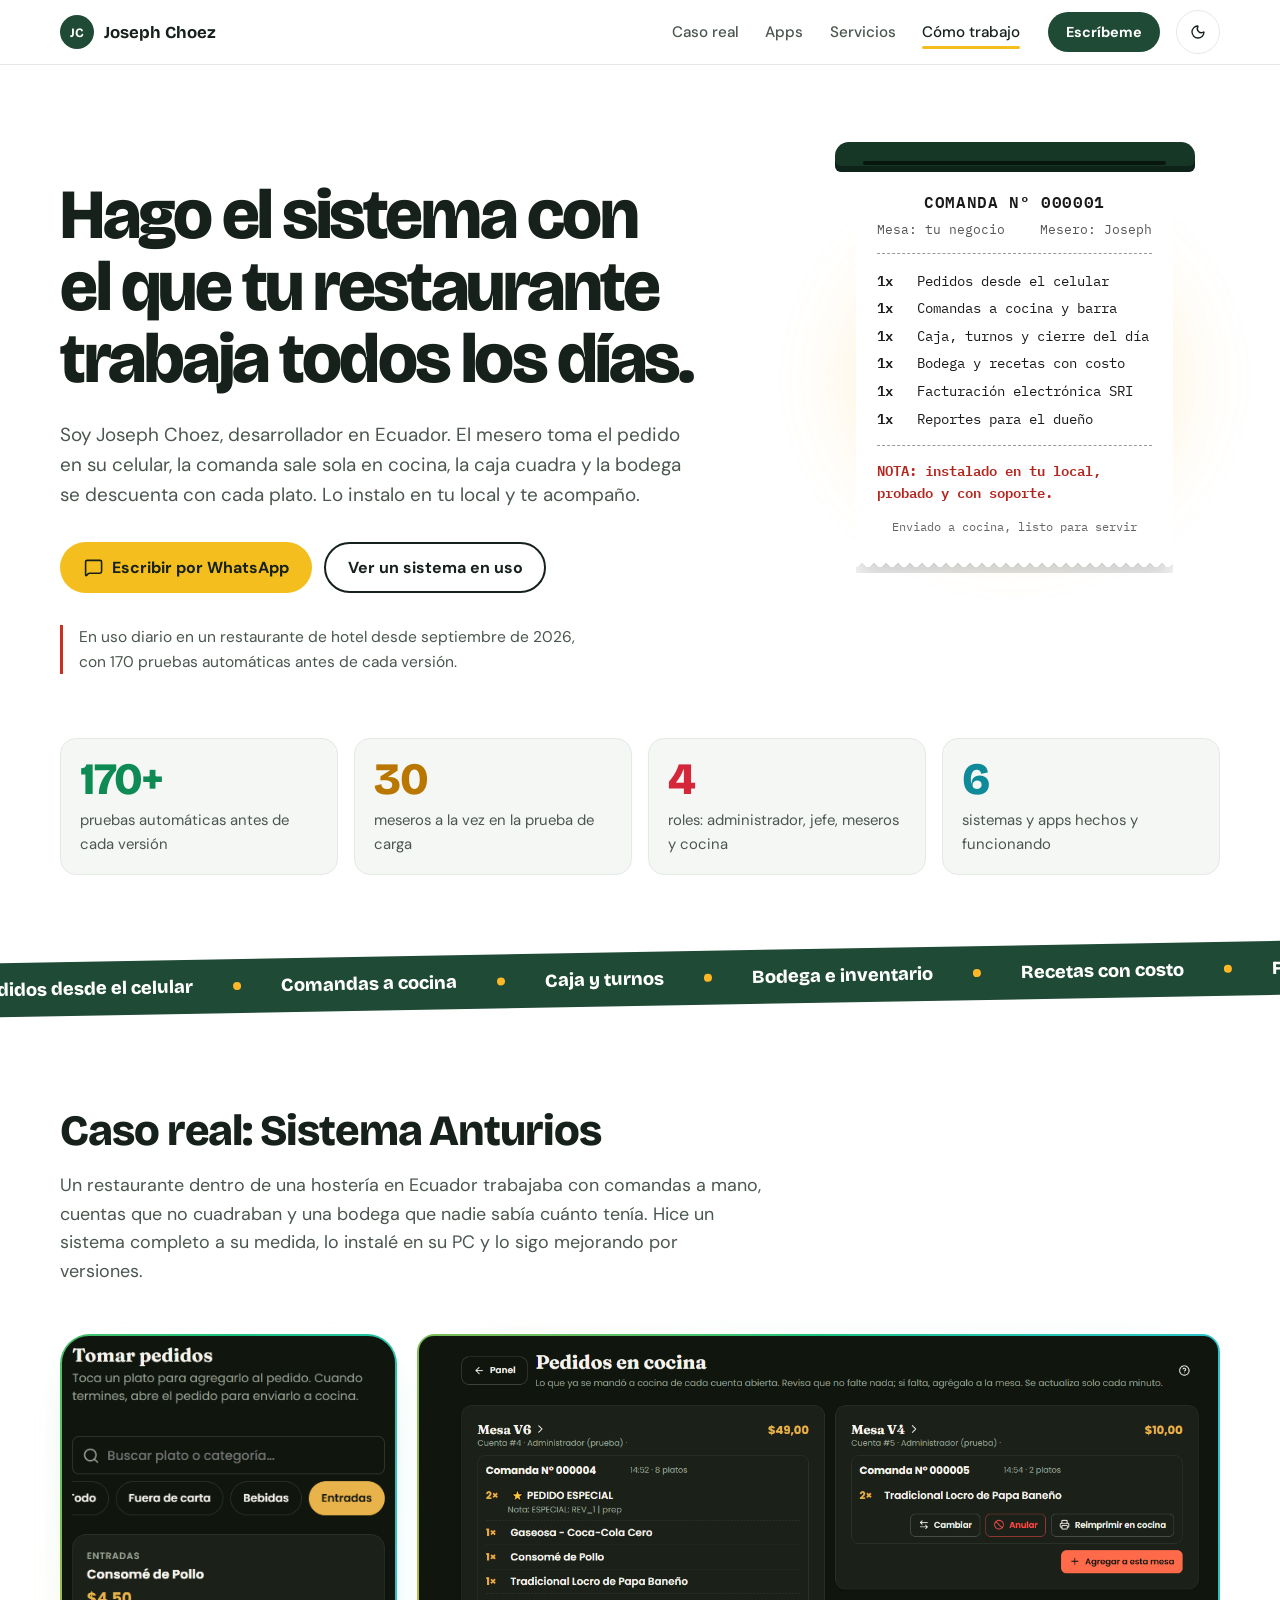
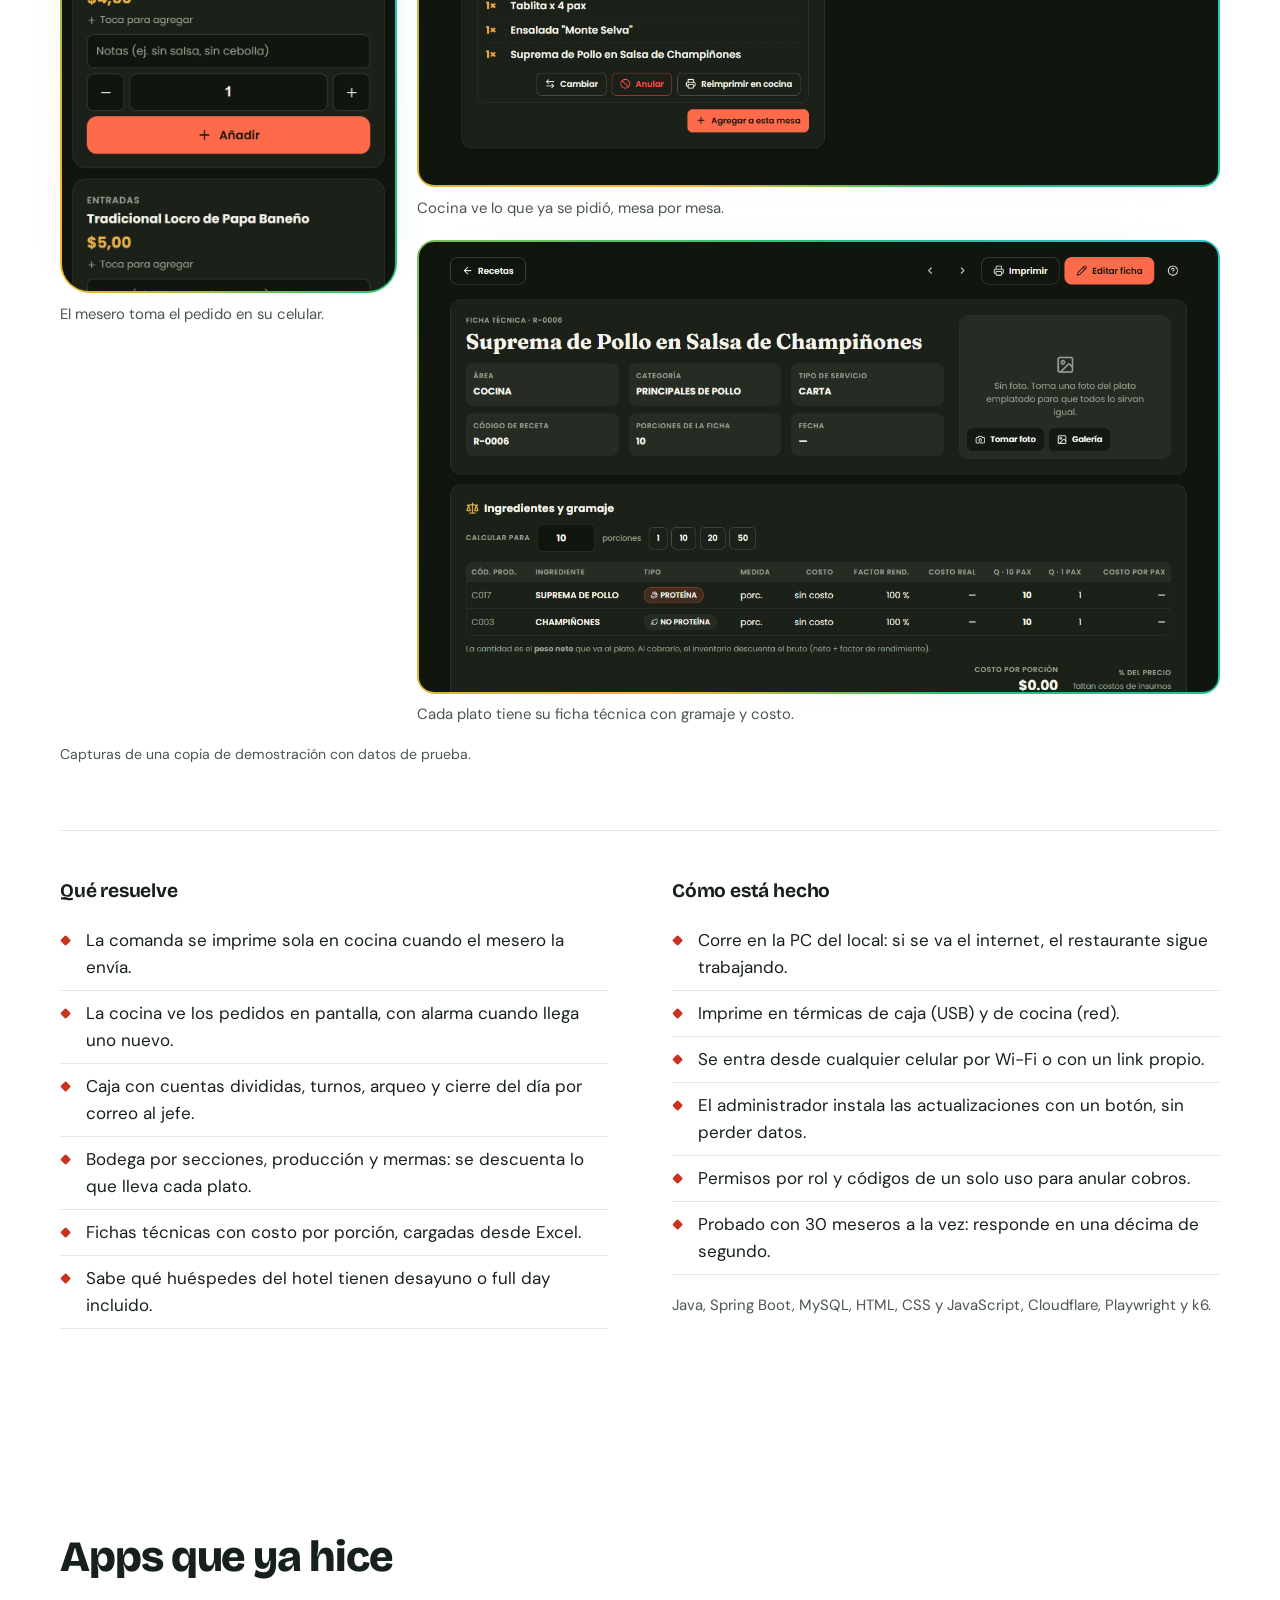
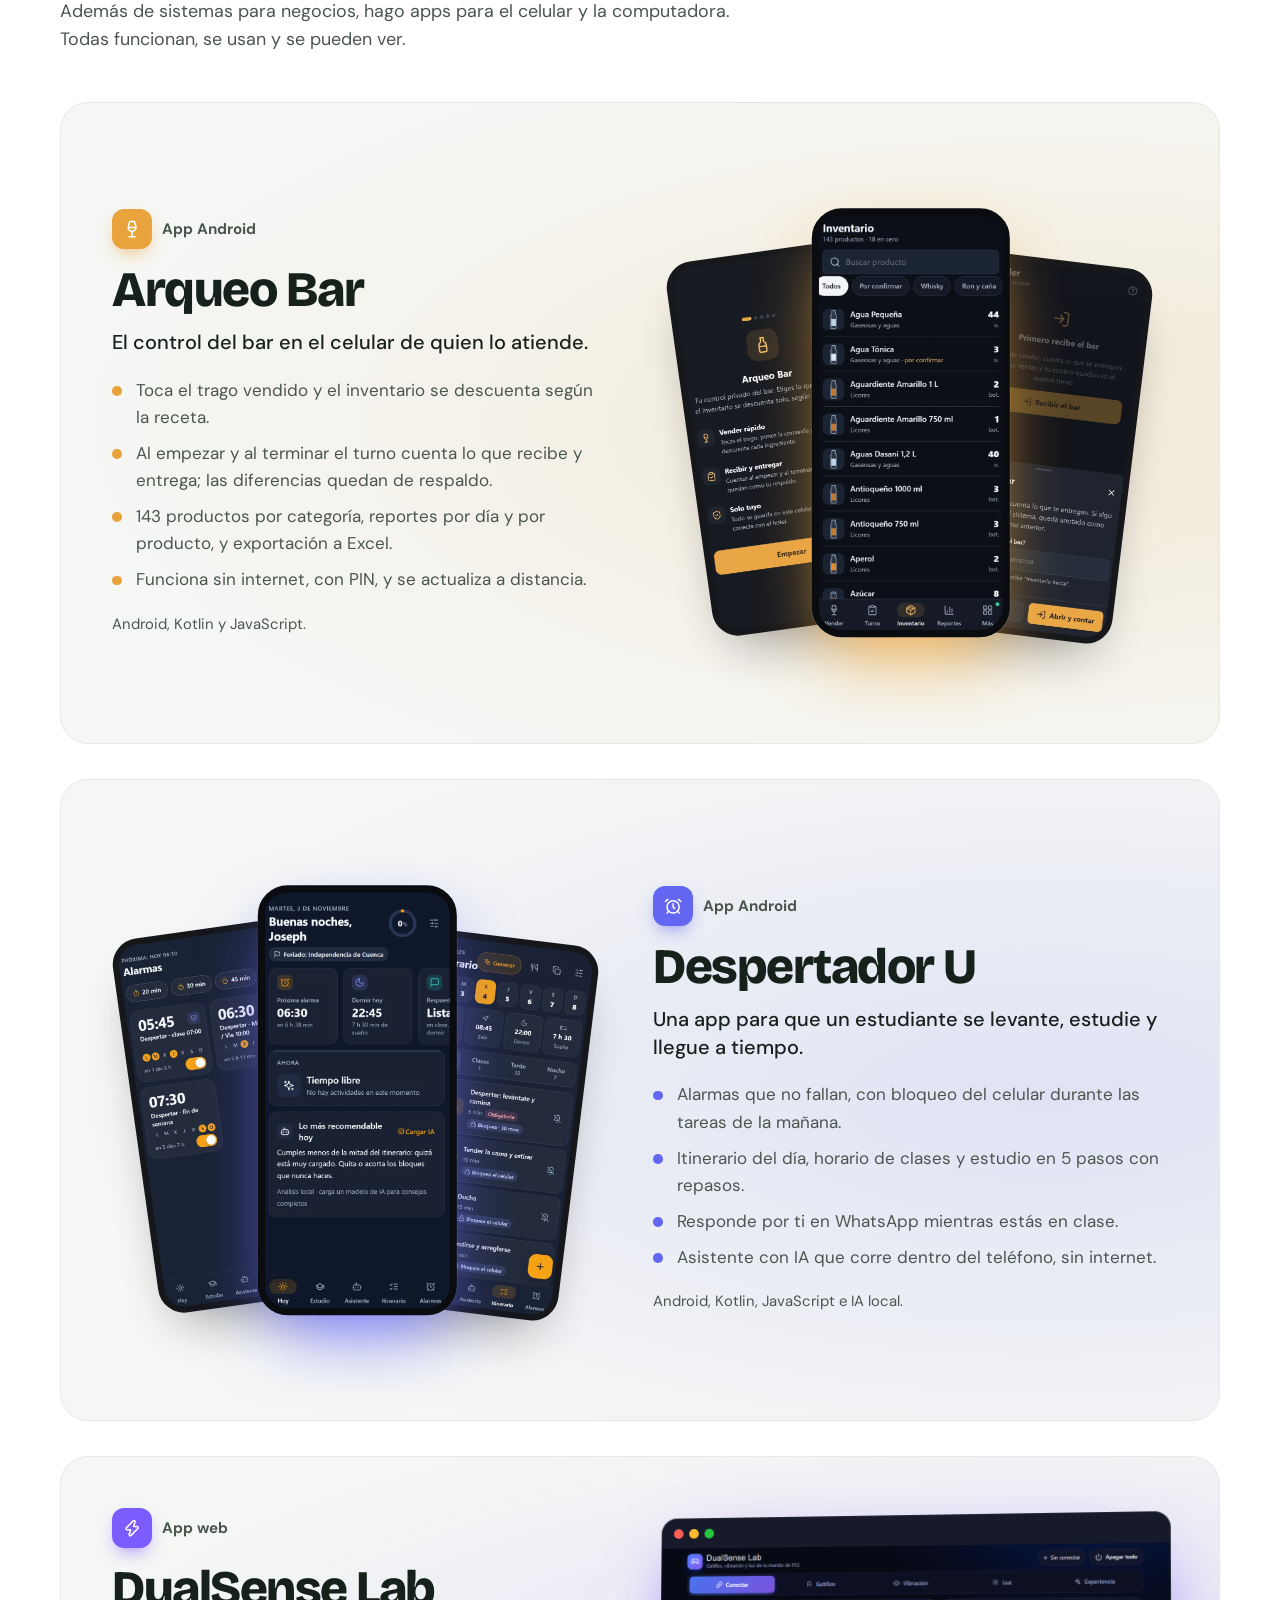
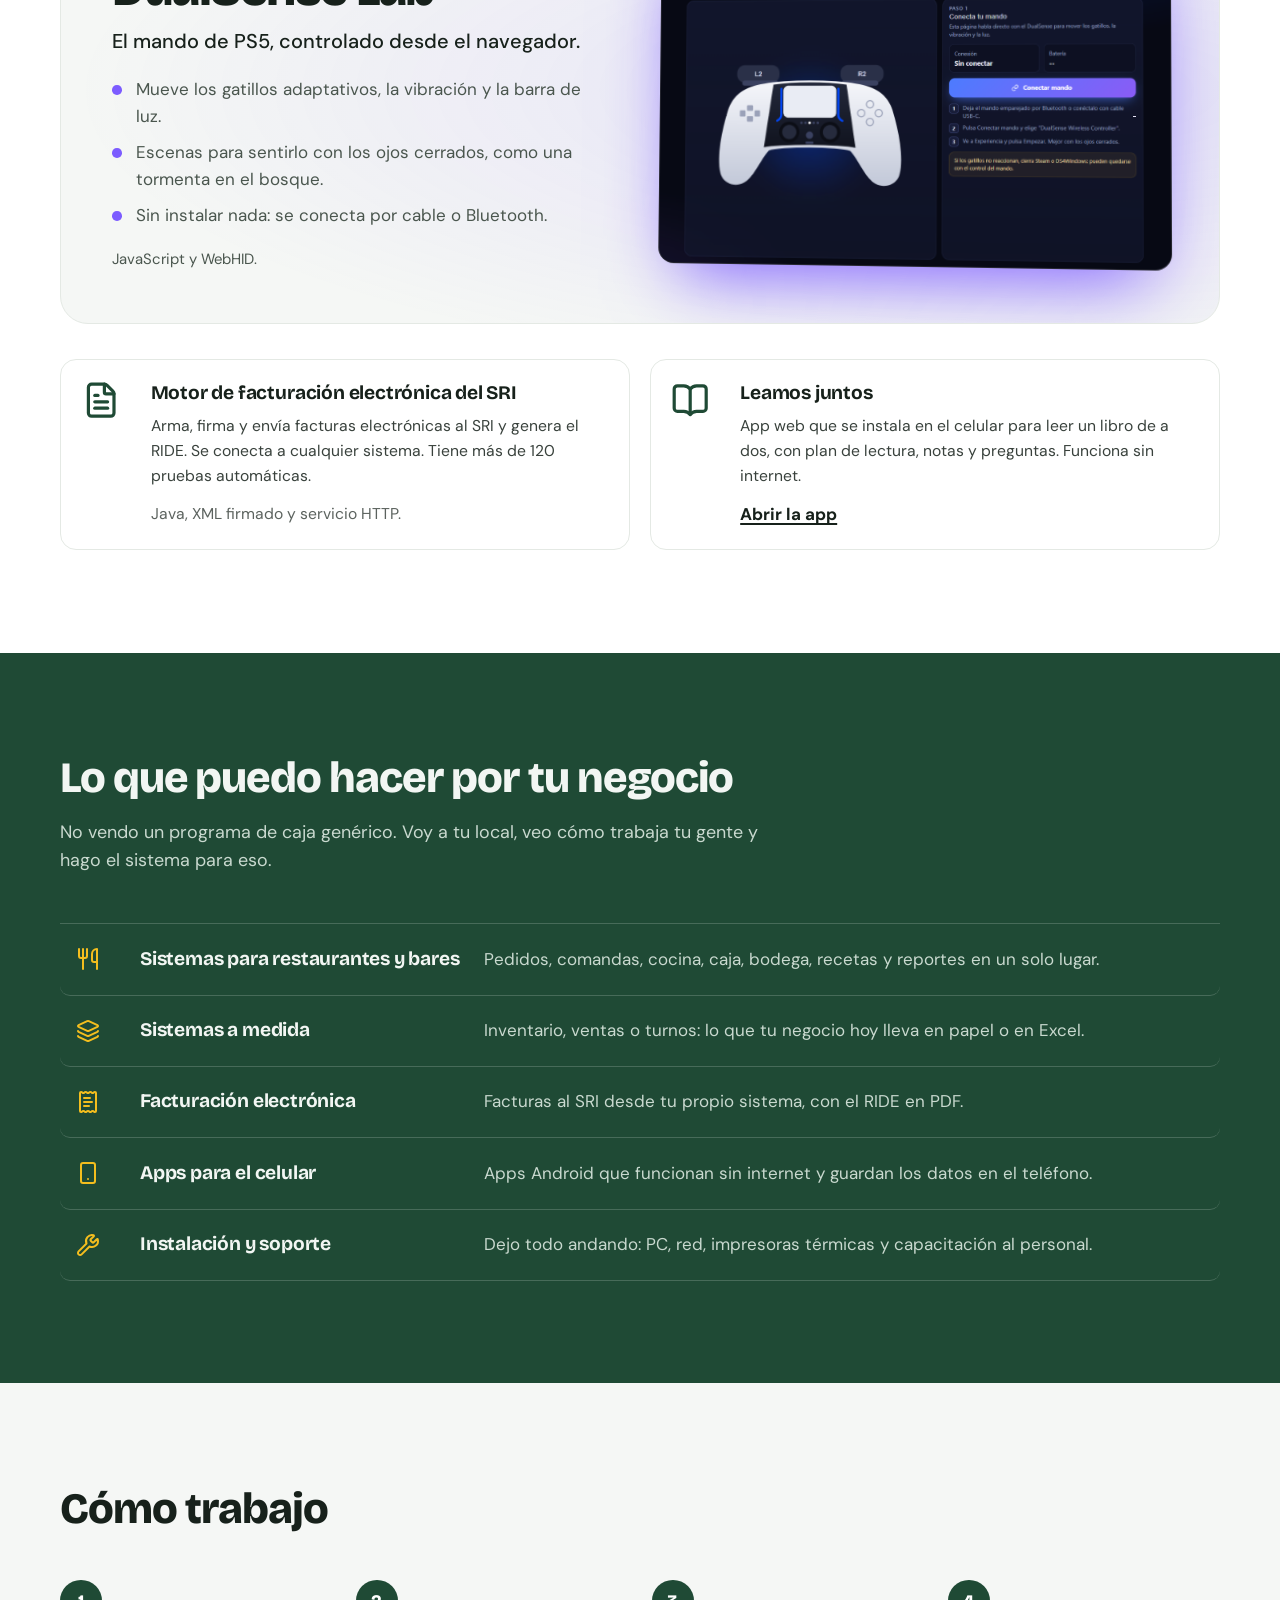
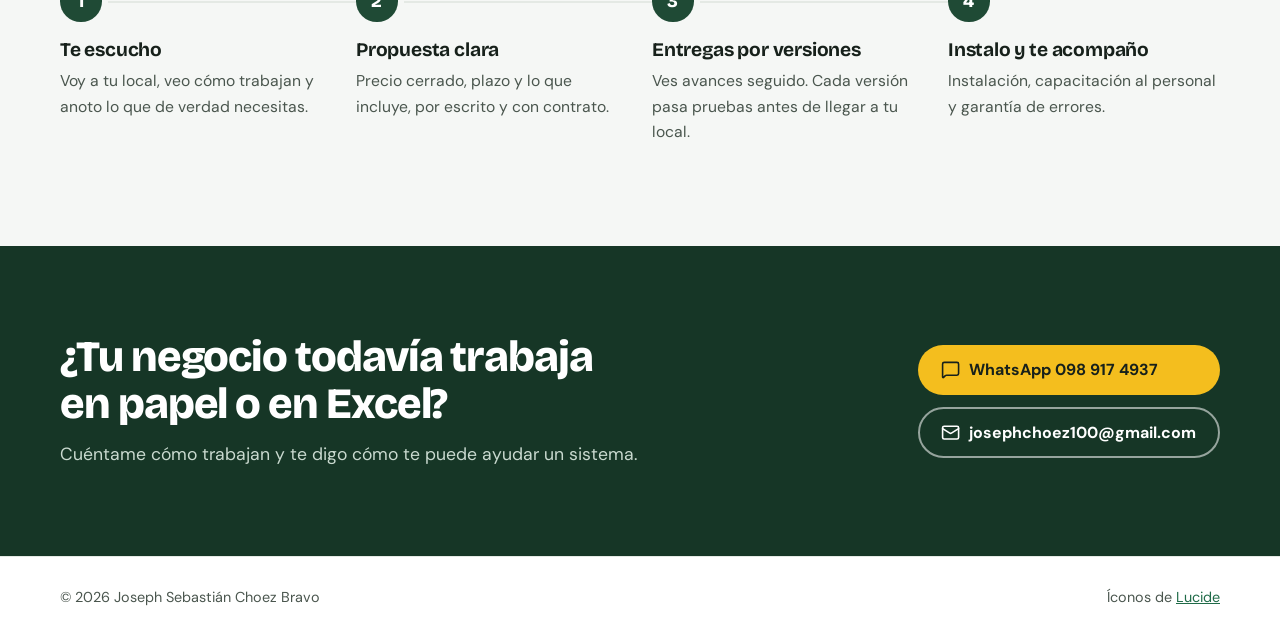
<file: index.html>
<!DOCTYPE html>
<html lang="es">
<head>
<meta charset="utf-8">
<meta name="viewport" content="width=device-width, initial-scale=1">
<title>Joseph Choez — Sistemas a medida para restaurantes, hoteles y negocios</title>
<meta name="description" content="Hago sistemas a medida en Ecuador: pedidos desde el celular, comandas que salen solas en cocina, caja, inventario, recetas con costos y facturación electrónica del SRI.">
<meta property="og:title" content="Joseph Choez — Sistemas a medida para restaurantes y hoteles">
<meta property="og:description" content="Pedidos desde el celular, comandas a cocina, caja, inventario y facturación electrónica. Un sistema real, en uso todos los días.">
<meta property="og:type" content="website">
<meta property="og:image" content="https://joseph7514.github.io/img/panel.png">
<meta name="theme-color" content="#1f4a35">
<link rel="icon" href="img/favicon.svg" type="image/svg+xml">
<link rel="preconnect" href="https://fonts.googleapis.com">
<link rel="preconnect" href="https://fonts.gstatic.com" crossorigin>
<link href="https://fonts.googleapis.com/css2?family=Bricolage+Grotesque:opsz,wght@12..96,500;12..96,700;12..96,800&family=DM+Sans:opsz,wght@9..40,400;9..40,500;9..40,700&family=IBM+Plex+Mono:wght@400;600&display=swap" rel="stylesheet">
<link rel="stylesheet" href="css/estilo.css">
<script>
  (function () {
    var t = localStorage.getItem('tema');
    if (!t) t = 'claro';
    document.documentElement.dataset.tema = t;
  })();
</script>
</head>
<body>
<svg xmlns="http://www.w3.org/2000/svg" style="display:none">
<symbol id="i-utensils" viewBox="0 0 24 24"><path d="M3 2v7c0 1.1.9 2 2 2h4a2 2 0 0 0 2-2V2" /> <path d="M7 2v20" /> <path d="M21 15V2a5 5 0 0 0-5 5v6c0 1.1.9 2 2 2h3Zm0 0v7" /></symbol>
<symbol id="i-chef-hat" viewBox="0 0 24 24"><path d="M17 21a1 1 0 0 0 1-1v-5.35c0-.457.316-.844.727-1.041a4 4 0 0 0-2.134-7.589 5 5 0 0 0-9.186 0 4 4 0 0 0-2.134 7.588c.411.198.727.585.727 1.041V20a1 1 0 0 0 1 1Z" /> <path d="M6 17h12" /></symbol>
<symbol id="i-receipt-text" viewBox="0 0 24 24"><path d="M13 16H8" /> <path d="M14 8H8" /> <path d="M16 12H8" /> <path d="M4 3a1 1 0 0 1 1-1 1.3 1.3 0 0 1 .7.2l.933.6a1.3 1.3 0 0 0 1.4 0l.934-.6a1.3 1.3 0 0 1 1.4 0l.933.6a1.3 1.3 0 0 0 1.4 0l.933-.6a1.3 1.3 0 0 1 1.4 0l.934.6a1.3 1.3 0 0 0 1.4 0l.933-.6A1.3 1.3 0 0 1 19 2a1 1 0 0 1 1 1v18a1 1 0 0 1-1 1 1.3 1.3 0 0 1-.7-.2l-.933-.6a1.3 1.3 0 0 0-1.4 0l-.934.6a1.3 1.3 0 0 1-1.4 0l-.933-.6a1.3 1.3 0 0 0-1.4 0l-.933.6a1.3 1.3 0 0 1-1.4 0l-.934-.6a1.3 1.3 0 0 0-1.4 0l-.933.6a1.3 1.3 0 0 1-.7.2 1 1 0 0 1-1-1z" /></symbol>
<symbol id="i-package" viewBox="0 0 24 24"><path d="M11 21.73a2 2 0 0 0 2 0l7-4A2 2 0 0 0 21 16V8a2 2 0 0 0-1-1.73l-7-4a2 2 0 0 0-2 0l-7 4A2 2 0 0 0 3 8v8a2 2 0 0 0 1 1.73z" /> <path d="M12 22V12" /> <polyline points="3.29 7 12 12 20.71 7" /> <path d="m7.5 4.27 9 5.15" /></symbol>
<symbol id="i-chart-column" viewBox="0 0 24 24"><path d="M3 3v16a2 2 0 0 0 2 2h16" /> <path d="M18 17V9" /> <path d="M13 17V5" /> <path d="M8 17v-3" /></symbol>
<symbol id="i-smartphone" viewBox="0 0 24 24"><rect width="14" height="20" x="5" y="2" rx="2" ry="2" /> <path d="M12 18h.01" /></symbol>
<symbol id="i-printer" viewBox="0 0 24 24"><path d="M6 18H4a2 2 0 0 1-2-2v-5a2 2 0 0 1 2-2h16a2 2 0 0 1 2 2v5a2 2 0 0 1-2 2h-2" /> <path d="M6 9V3a1 1 0 0 1 1-1h10a1 1 0 0 1 1 1v6" /> <rect x="6" y="14" width="12" height="8" rx="1" /></symbol>
<symbol id="i-shield-check" viewBox="0 0 24 24"><path d="M20 13c0 5-3.5 7.5-7.66 8.95a1 1 0 0 1-.67-.01C7.5 20.5 4 18 4 13V6a1 1 0 0 1 1-1c2 0 4.5-1.2 6.24-2.72a1.17 1.17 0 0 1 1.52 0C14.51 3.81 17 5 19 5a1 1 0 0 1 1 1z" /> <path d="m9 12 2 2 4-4" /></symbol>
<symbol id="i-message-square" viewBox="0 0 24 24"><path d="M22 17a2 2 0 0 1-2 2H6.828a2 2 0 0 0-1.414.586l-2.202 2.202A.71.71 0 0 1 2 21.286V5a2 2 0 0 1 2-2h16a2 2 0 0 1 2 2z" /></symbol>
<symbol id="i-mail" viewBox="0 0 24 24"><path d="m22 7-8.991 5.727a2 2 0 0 1-2.009 0L2 7" /> <rect x="2" y="4" width="20" height="16" rx="2" /></symbol>
<symbol id="i-sun" viewBox="0 0 24 24"><circle cx="12" cy="12" r="4" /> <path d="M12 2v2" /> <path d="M12 20v2" /> <path d="m4.93 4.93 1.41 1.41" /> <path d="m17.66 17.66 1.41 1.41" /> <path d="M2 12h2" /> <path d="M20 12h2" /> <path d="m6.34 17.66-1.41 1.41" /> <path d="m19.07 4.93-1.41 1.41" /></symbol>
<symbol id="i-moon" viewBox="0 0 24 24"><path d="M20.985 12.486a9 9 0 1 1-9.473-9.472c.405-.022.617.46.402.803a6 6 0 0 0 8.268 8.268c.344-.215.825-.004.803.401" /></symbol>
<symbol id="i-arrow-right" viewBox="0 0 24 24"><path d="M5 12h14" /> <path d="m12 5 7 7-7 7" /></symbol>
<symbol id="i-check" viewBox="0 0 24 24"><path d="M20 6 9 17l-5-5" /></symbol>
<symbol id="i-hotel" viewBox="0 0 24 24"><path d="M10 22v-6.57" /> <path d="M12 11h.01" /> <path d="M12 7h.01" /> <path d="M14 15.43V22" /> <path d="M15 16a5 5 0 0 0-6 0" /> <path d="M16 11h.01" /> <path d="M16 7h.01" /> <path d="M8 11h.01" /> <path d="M8 7h.01" /> <rect x="4" y="2" width="16" height="20" rx="2" /></symbol>
<symbol id="i-bed-double" viewBox="0 0 24 24"><path d="M2 20v-8a2 2 0 0 1 2-2h16a2 2 0 0 1 2 2v8" /> <path d="M4 10V6a2 2 0 0 1 2-2h12a2 2 0 0 1 2 2v4" /> <path d="M12 4v6" /> <path d="M2 18h20" /></symbol>
<symbol id="i-cloud-download" viewBox="0 0 24 24"><path d="M12 13v8l-4-4" /> <path d="m12 21 4-4" /> <path d="M4.393 15.269A7 7 0 1 1 15.71 8h1.79a4.5 4.5 0 0 1 2.436 8.284" /></symbol>
<symbol id="i-wrench" viewBox="0 0 24 24"><path d="M14.7 6.3a1 1 0 0 0 0 1.4l1.6 1.6a1 1 0 0 0 1.4 0l3.106-3.105c.32-.322.863-.22.983.218a6 6 0 0 1-8.259 7.057l-7.91 7.91a1 1 0 0 1-2.999-3l7.91-7.91a6 6 0 0 1 7.057-8.259c.438.12.54.662.219.984z" /></symbol>
<symbol id="i-file-text" viewBox="0 0 24 24"><path d="M6 22a2 2 0 0 1-2-2V4a2 2 0 0 1 2-2h8a2.4 2.4 0 0 1 1.704.706l3.588 3.588A2.4 2.4 0 0 1 20 8v12a2 2 0 0 1-2 2z" /> <path d="M14 2v5a1 1 0 0 0 1 1h5" /> <path d="M10 9H8" /> <path d="M16 13H8" /> <path d="M16 17H8" /></symbol>
<symbol id="i-gauge" viewBox="0 0 24 24"><path d="m12 14 4-4" /> <path d="M3.34 19a10 10 0 1 1 17.32 0" /></symbol>
<symbol id="i-users" viewBox="0 0 24 24"><path d="M16 21v-2a4 4 0 0 0-4-4H6a4 4 0 0 0-4 4v2" /> <path d="M16 3.128a4 4 0 0 1 0 7.744" /> <path d="M22 21v-2a4 4 0 0 0-3-3.87" /> <circle cx="9" cy="7" r="4" /></symbol>
<symbol id="i-book-open" viewBox="0 0 24 24"><path d="M12 5v16" /> <path d="M20.001 19A2 2 0 0022 17V5a2 2 0 00-1.999-2L16 3.002A5 5 0 0012 5a5 5 0 00-4-2H4a2 2 0 00-2 2v12a2 2 0 001.999 2H8a5 5 0 014 2 5 5 0 014-2z" /></symbol>
<symbol id="i-server" viewBox="0 0 24 24"><rect width="20" height="8" x="2" y="2" rx="2" ry="2" /> <rect width="20" height="8" x="2" y="14" rx="2" ry="2" /> <line x1="6" x2="6.01" y1="6" y2="6" /> <line x1="6" x2="6.01" y1="18" y2="18" /></symbol>
<symbol id="i-handshake" viewBox="0 0 24 24"><path d="m11 17 2 2a1 1 0 1 0 3-3" /> <path d="m14 14 2.5 2.5a1 1 0 1 0 3-3l-3.88-3.88a3 3 0 0 0-4.24 0l-.88.88a1 1 0 1 1-3-3l2.81-2.81a5.79 5.79 0 0 1 7.06-.87l.47.28a2 2 0 0 0 1.42.25L21 4" /> <path d="m21 3 1 11h-2" /> <path d="M3 3 2 14l6.5 6.5a1 1 0 1 0 3-3" /> <path d="M3 4h8" /></symbol>
<symbol id="i-map-pin" viewBox="0 0 24 24"><path d="M20 10c0 4.993-5.539 10.193-7.399 11.799a1 1 0 0 1-1.202 0C9.539 20.193 4 14.993 4 10a8 8 0 0 1 16 0" /> <circle cx="12" cy="10" r="3" /></symbol>
<symbol id="i-rocket" viewBox="0 0 24 24"><path d="M12 15v5s3.03-.55 4-2c1.08-1.62 0-5 0-5" /> <path d="M4.5 16.5c-1.5 1.26-2 5-2 5s3.74-.5 5-2c.71-.84.7-2.13-.09-2.91a2.18 2.18 0 0 0-2.91-.09" /> <path d="M9 12a22 22 0 0 1 2-3.95A12.88 12.88 0 0 1 22 2c0 2.72-.78 7.5-6 11a22.4 22.4 0 0 1-4 2z" /> <path d="M9 12H4s.55-3.03 2-4c1.62-1.08 5 .05 5 .05" /></symbol>
<symbol id="i-layers" viewBox="0 0 24 24"><path d="M12.83 2.18a2 2 0 0 0-1.66 0L2.6 6.08a1 1 0 0 0 0 1.83l8.58 3.91a2 2 0 0 0 1.66 0l8.58-3.9a1 1 0 0 0 0-1.83z" /> <path d="M2 12a1 1 0 0 0 .58.91l8.6 3.91a2 2 0 0 0 1.65 0l8.58-3.9A1 1 0 0 0 22 12" /> <path d="M2 17a1 1 0 0 0 .58.91l8.6 3.91a2 2 0 0 0 1.65 0l8.58-3.9A1 1 0 0 0 22 17" /></symbol>
<symbol id="i-external-link" viewBox="0 0 24 24"><path d="M15 3h6v6" /> <path d="M10 14 21 3" /> <path d="M18 13v6a2 2 0 0 1-2 2H5a2 2 0 0 1-2-2V8a2 2 0 0 1 2-2h6" /></symbol>
<symbol id="i-calculator" viewBox="0 0 24 24"><rect width="16" height="20" x="4" y="2" rx="2" /> <line x1="8" x2="16" y1="6" y2="6" /> <line x1="16" x2="16" y1="14" y2="18" /> <path d="M16 10h.01" /> <path d="M12 10h.01" /> <path d="M8 10h.01" /> <path d="M12 14h.01" /> <path d="M8 14h.01" /> <path d="M12 18h.01" /> <path d="M8 18h.01" /></symbol>
<symbol id="i-wine" viewBox="0 0 24 24"><path d="M8 22h8" /> <path d="M7 10h10" /> <path d="M12 15v7" /> <path d="M12 15a5 5 0 0 0 5-5c0-2-.5-4-2-8H9c-1.5 4-2 6-2 8a5 5 0 0 0 5 5Z" /></symbol>
<symbol id="i-alarm-clock" viewBox="0 0 24 24"><circle cx="12" cy="13" r="8" /> <path d="M12 9v4l2 2" /> <path d="M5 3 2 6" /> <path d="m22 6-3-3" /> <path d="M6.38 18.7 4 21" /> <path d="M17.64 18.67 20 21" /></symbol>
<symbol id="i-zap" viewBox="0 0 24 24"><path d="M15.914 4a1.5 1.5 0 00-2.474-1.561l-9 9A1.5 1.5 0 005.5 14h4.002a.5.5 0 01.471.666L8.086 20a1.5 1.5 0 002.475 1.56l9-9A1.5 1.5 0 0018.5 10h-3.997a.5.5 0 01-.472-.667z" /></symbol>
</svg>
<a class="saltar" href="#contenido">Saltar al contenido</a>

<header class="barra">
  <div class="contenedor barra-fila">
    <a class="marca" href="#inicio">
      <span class="marca-sello" aria-hidden="true">JC</span>
      <span>Joseph Choez</span>
    </a>
    <nav aria-label="Secciones">
      <ul class="menu">
        <li><a href="#anturios">Caso real</a></li>
        <li><a href="#proyectos">Apps</a></li>
        <li><a href="#servicios">Servicios</a></li>
        <li><a href="#como-trabajo">Cómo trabajo</a></li>
      </ul>
    </nav>
    <a class="boton boton-chico" href="#contacto">Escríbeme</a>
    <button class="boton-tema" type="button" id="boton-tema" aria-label="Cambiar entre tema claro y oscuro">
      <svg class="ico luna" aria-hidden="true"><use href="#i-moon"/></svg>
      <svg class="ico sol" aria-hidden="true"><use href="#i-sun"/></svg>
    </button>
  </div>
</header>

<main id="contenido">

<section class="portada" id="inicio">
  <div class="contenedor portada-rejilla">
    <div class="portada-texto">
      <h1>Hago el sistema con el que tu restaurante trabaja todos los días.</h1>
      <p class="bajada">Soy Joseph Choez, desarrollador en Ecuador. El mesero toma el pedido en su celular, la comanda sale sola en cocina, la caja cuadra y la bodega se descuenta con cada plato. Lo instalo en tu local y te acompaño.</p>
      <div class="acciones">
        <a class="boton boton-principal" href="https://wa.me/593989174937?text=Hola%20Joseph%2C%20vi%20tu%20p%C3%A1gina%20y%20quiero%20un%20sistema%20para%20mi%20negocio">
          <svg class="ico" aria-hidden="true"><use href="#i-message-square"/></svg> Escribir por WhatsApp
        </a>
        <a class="boton boton-linea" href="#anturios">Ver un sistema en uso</a>
      </div>
      <p class="hechos">En uso diario en un restaurante de hotel desde septiembre de 2026, con 170 pruebas automáticas antes de cada versión.</p>
    </div>

    <div class="impresora" aria-label="Comanda de ejemplo con lo que incluye un sistema">
      <div class="impresora-boca" aria-hidden="true"></div>
      <div class="ticket-marco">
        <div class="ticket">
          <p class="t-cabeza">COMANDA Nº 000001</p>
          <p class="t-meta"><span>Mesa: tu negocio</span><span>Mesero: Joseph</span></p>
          <hr>
          <ul class="t-items">
            <li><b>1x</b> Pedidos desde el celular</li>
            <li><b>1x</b> Comandas a cocina y barra</li>
            <li><b>1x</b> Caja, turnos y cierre del día</li>
            <li><b>1x</b> Bodega y recetas con costo</li>
            <li><b>1x</b> Facturación electrónica SRI</li>
            <li><b>1x</b> Reportes para el dueño</li>
          </ul>
          <hr>
          <p class="t-nota">NOTA: instalado en tu local, probado y con soporte.</p>
          <p class="t-pie">Enviado a cocina, listo para servir</p>
        </div>
      </div>
    </div>
  </div>
  <div class="contenedor">
    <div class="cifras">
      <div class="cifra revela"><strong><span data-cuenta="170">170</span>+</strong><span>pruebas automáticas antes de cada versión</span></div>
      <div class="cifra revela"><strong><span data-cuenta="30">30</span></strong><span>meseros a la vez en la prueba de carga</span></div>
      <div class="cifra revela"><strong><span data-cuenta="4">4</span></strong><span>roles: administrador, jefe, meseros y cocina</span></div>
      <div class="cifra revela"><strong><span data-cuenta="6">6</span></strong><span>sistemas y apps hechos y funcionando</span></div>
    </div>
  </div>
</section>

<div class="cinta" aria-label="Lo que hago">
  <div class="cinta-pista">
    <span>Pedidos desde el celular</span><span>Comandas a cocina</span><span>Caja y turnos</span><span>Bodega e inventario</span><span>Recetas con costo</span><span>Facturación SRI</span><span>Impresoras térmicas</span><span>Apps Android</span>
    <span aria-hidden="true">Pedidos desde el celular</span><span aria-hidden="true">Comandas a cocina</span><span aria-hidden="true">Caja y turnos</span><span aria-hidden="true">Bodega e inventario</span><span aria-hidden="true">Recetas con costo</span><span aria-hidden="true">Facturación SRI</span><span aria-hidden="true">Impresoras térmicas</span><span aria-hidden="true">Apps Android</span>
  </div>
</div>

<section class="seccion" id="anturios">
  <div class="contenedor">
    <div class="cabeza revela">
      <h2>Caso real: Sistema Anturios</h2>
      <p>Un restaurante dentro de una hostería en Ecuador trabajaba con comandas a mano, cuentas que no cuadraban y una bodega que nadie sabía cuánto tenía. Hice un sistema completo a su medida, lo instalé en su PC y lo sigo mejorando por versiones.</p>
    </div>

    <div class="galeria">
      <figure class="celular revela"><div class="brilla"><img src="img/mesero.png" alt="Celular del mesero tomando un pedido: platos de la carta con precio, notas para cocina y botón Añadir" loading="lazy" width="780" height="1348"></div><figcaption>El mesero toma el pedido en su celular.</figcaption></figure>
      <figure class="revela"><div class="brilla"><img src="img/cocina.png" alt="Pedidos en cocina por mesa, con cada comanda y sus platos y botones para cambiar, anular o reimprimir" loading="lazy" width="1280" height="700"></div><figcaption>Cocina ve lo que ya se pidió, mesa por mesa.</figcaption></figure>
      <figure class="revela"><div class="brilla"><img src="img/recetas.png" alt="Ficha técnica de un plato con ingredientes, gramaje, factor de rendimiento y costo por porción" loading="lazy" width="1280" height="800"></div><figcaption>Cada plato tiene su ficha técnica con gramaje y costo.</figcaption></figure>
    </div>
    <p class="nota">Capturas de una copia de demostración con datos de prueba.</p>

    <div class="caso revela">
      <div>
        <h3>Qué resuelve</h3>
        <ul class="lista">
          <li>La comanda se imprime sola en cocina cuando el mesero la envía.</li>
          <li>La cocina ve los pedidos en pantalla, con alarma cuando llega uno nuevo.</li>
          <li>Caja con cuentas divididas, turnos, arqueo y cierre del día por correo al jefe.</li>
          <li>Bodega por secciones, producción y mermas: se descuenta lo que lleva cada plato.</li>
          <li>Fichas técnicas con costo por porción, cargadas desde Excel.</li>
          <li>Sabe qué huéspedes del hotel tienen desayuno o full day incluido.</li>
        </ul>
      </div>
      <div>
        <h3>Cómo está hecho</h3>
        <ul class="lista">
          <li>Corre en la PC del local: si se va el internet, el restaurante sigue trabajando.</li>
          <li>Imprime en térmicas de caja (USB) y de cocina (red).</li>
          <li>Se entra desde cualquier celular por Wi-Fi o con un link propio.</li>
          <li>El administrador instala las actualizaciones con un botón, sin perder datos.</li>
          <li>Permisos por rol y códigos de un solo uso para anular cobros.</li>
          <li>Probado con 30 meseros a la vez: responde en una décima de segundo.</li>
        </ul>
        <p class="tecnologias">Java, Spring Boot, MySQL, HTML, CSS y JavaScript, Cloudflare, Playwright y k6.</p>
      </div>
    </div>
  </div>
</section>

<section class="seccion" id="proyectos">
  <div class="contenedor">
    <div class="cabeza revela">
      <h2>Apps que ya hice</h2>
      <p>Además de sistemas para negocios, hago apps para el celular y la computadora. Todas funcionan, se usan y se pueden ver.</p>
    </div>

    <article class="escaparate app-arqueo revela" tabindex="0">
      <div class="esc-texto">
        <p class="esc-tipo"><span class="esc-sello"><svg class="ico" aria-hidden="true"><use href="#i-wine"/></svg></span> App Android</p>
        <h3>Arqueo Bar</h3>
        <p class="esc-frase">El control del bar en el celular de quien lo atiende.</p>
        <ul class="esc-lista">
          <li>Toca el trago vendido y el inventario se descuenta según la receta.</li>
          <li>Al empezar y al terminar el turno cuenta lo que recibe y entrega; las diferencias quedan de respaldo.</li>
          <li>143 productos por categoría, reportes por día y por producto, y exportación a Excel.</li>
          <li>Funciona sin internet, con PIN, y se actualiza a distancia.</li>
        </ul>
        <p class="tecnologias">Android, Kotlin y JavaScript.</p>
      </div>
      <div class="telefonos">
        <figure class="tel t-atras"><img src="img/arqueo-bienvenida.webp" alt="Bienvenida de Arqueo Bar: vender rápido, recibir y entregar, solo tuyo con PIN" loading="lazy" width="540" height="1169"></figure>
        <figure class="tel t-frente"><img src="img/arqueo-inventario.webp" alt="Inventario de Arqueo Bar con 143 productos, filtros por categoría y stock de cada botella" loading="lazy" width="540" height="1169"></figure>
        <figure class="tel t-lado"><img src="img/arqueo-recibir.webp" alt="Ventana para recibir el bar al abrir el turno, con el nombre de quien lo entrega" loading="lazy" width="540" height="1169"></figure>
      </div>
    </article>

    <article class="escaparate app-despertador invertido revela" tabindex="0">
      <div class="esc-texto">
        <p class="esc-tipo"><span class="esc-sello"><svg class="ico" aria-hidden="true"><use href="#i-alarm-clock"/></svg></span> App Android</p>
        <h3>Despertador U</h3>
        <p class="esc-frase">Una app para que un estudiante se levante, estudie y llegue a tiempo.</p>
        <ul class="esc-lista">
          <li>Alarmas que no fallan, con bloqueo del celular durante las tareas de la mañana.</li>
          <li>Itinerario del día, horario de clases y estudio en 5 pasos con repasos.</li>
          <li>Responde por ti en WhatsApp mientras estás en clase.</li>
          <li>Asistente con IA que corre dentro del teléfono, sin internet.</li>
        </ul>
        <p class="tecnologias">Android, Kotlin, JavaScript e IA local.</p>
      </div>
      <div class="telefonos">
        <figure class="tel t-atras"><img src="img/despertador-alarmas.webp" alt="Alarmas de Despertador U con horas grandes, días de la semana e interruptores" loading="lazy" width="540" height="1169"></figure>
        <figure class="tel t-frente"><img src="img/despertador-hoy.webp" alt="Pantalla Hoy de Despertador U: próxima alarma, hora de dormir y recomendación del día" loading="lazy" width="540" height="1169"></figure>
        <figure class="tel t-lado"><img src="img/despertador-itinerario.webp" alt="Itinerario del día con despertar, tender la cama, ducha y vestirse, cada uno con su duración" loading="lazy" width="540" height="1169"></figure>
      </div>
    </article>

    <article class="escaparate app-dualsense revela" tabindex="0">
      <div class="esc-texto">
        <p class="esc-tipo"><span class="esc-sello"><svg class="ico" aria-hidden="true"><use href="#i-zap"/></svg></span> App web</p>
        <h3>DualSense Lab</h3>
        <p class="esc-frase">El mando de PS5, controlado desde el navegador.</p>
        <ul class="esc-lista">
          <li>Mueve los gatillos adaptativos, la vibración y la barra de luz.</li>
          <li>Escenas para sentirlo con los ojos cerrados, como una tormenta en el bosque.</li>
          <li>Sin instalar nada: se conecta por cable o Bluetooth.</li>
        </ul>
        <p class="tecnologias">JavaScript y WebHID.</p>
      </div>
      <div class="pantalla">
        <div class="pantalla-barra" aria-hidden="true"><span></span><span></span><span></span></div>
        <img src="img/dualsense.png" alt="DualSense Lab: dibujo del mando de PS5 con los gatillos L2 y R2 y el panel para conectarlo" loading="lazy" width="1280" height="800">
      </div>
    </article>

    <div class="mas-apps">
      <article class="revela modulo proyecto sin-foto" tabindex="0">
        <svg class="ico grande" aria-hidden="true"><use href="#i-file-text"/></svg>
        <div>
          <h3>Motor de facturación electrónica del SRI</h3>
          <p>Arma, firma y envía facturas electrónicas al SRI y genera el RIDE. Se conecta a cualquier sistema. Tiene más de 120 pruebas automáticas.</p>
          <p class="tecnologias">Java, XML firmado y servicio HTTP.</p>
        </div>
      </article>
      <article class="revela modulo proyecto sin-foto" tabindex="0">
        <svg class="ico grande" aria-hidden="true"><use href="#i-book-open"/></svg>
        <div>
          <h3>Leamos juntos</h3>
          <p>App web que se instala en el celular para leer un libro de a dos, con plan de lectura, notas y preguntas. Funciona sin internet.</p>
          <a class="enlace" href="https://joseph7514.github.io/leamos-juntos/">Abrir la app</a>
        </div>
      </article>
    </div>
  </div>
</section>

<section class="seccion seccion-verde" id="servicios">
  <div class="contenedor">
    <div class="cabeza revela">
      <h2>Lo que puedo hacer por tu negocio</h2>
      <p>No vendo un programa de caja genérico. Voy a tu local, veo cómo trabaja tu gente y hago el sistema para eso.</p>
    </div>
    <ul class="servicios">
      <li class="modulo revela" tabindex="0">
        <svg class="ico" aria-hidden="true"><use href="#i-utensils"/></svg>
        <h3>Sistemas para restaurantes y bares</h3>
        <p>Pedidos, comandas, cocina, caja, bodega, recetas y reportes en un solo lugar.</p>
      </li>
      <li class="modulo revela" tabindex="0">
        <svg class="ico" aria-hidden="true"><use href="#i-layers"/></svg>
        <h3>Sistemas a medida</h3>
        <p>Inventario, ventas o turnos: lo que tu negocio hoy lleva en papel o en Excel.</p>
      </li>
      <li class="modulo revela" tabindex="0">
        <svg class="ico" aria-hidden="true"><use href="#i-receipt-text"/></svg>
        <h3>Facturación electrónica</h3>
        <p>Facturas al SRI desde tu propio sistema, con el RIDE en PDF.</p>
      </li>
      <li class="modulo revela" tabindex="0">
        <svg class="ico" aria-hidden="true"><use href="#i-smartphone"/></svg>
        <h3>Apps para el celular</h3>
        <p>Apps Android que funcionan sin internet y guardan los datos en el teléfono.</p>
      </li>
      <li class="modulo revela" tabindex="0">
        <svg class="ico" aria-hidden="true"><use href="#i-wrench"/></svg>
        <h3>Instalación y soporte</h3>
        <p>Dejo todo andando: PC, red, impresoras térmicas y capacitación al personal.</p>
      </li>
    </ul>
  </div>
</section>



<section class="seccion seccion-alt" id="como-trabajo">
  <div class="contenedor">
    <div class="cabeza revela">
      <h2>Cómo trabajo</h2>
    </div>
    <ol class="pasos">
      <li class="revela"><span class="paso-n">1</span><h3>Te escucho</h3><p>Voy a tu local, veo cómo trabajan y anoto lo que de verdad necesitas.</p></li>
      <li class="revela"><span class="paso-n">2</span><h3>Propuesta clara</h3><p>Precio cerrado, plazo y lo que incluye, por escrito y con contrato.</p></li>
      <li class="revela"><span class="paso-n">3</span><h3>Entregas por versiones</h3><p>Ves avances seguido. Cada versión pasa pruebas antes de llegar a tu local.</p></li>
      <li class="revela"><span class="paso-n">4</span><h3>Instalo y te acompaño</h3><p>Instalación, capacitación al personal y garantía de errores.</p></li>
    </ol>
  </div>
</section>

<section class="contacto" id="contacto">
  <div class="contenedor contacto-fila">
    <div>
      <h2>¿Tu negocio todavía trabaja en papel o en Excel?</h2>
      <p>Cuéntame cómo trabajan y te digo cómo te puede ayudar un sistema.</p>
    </div>
    <div class="acciones">
      <a class="boton boton-principal" href="https://wa.me/593989174937?text=Hola%20Joseph%2C%20vi%20tu%20p%C3%A1gina%20y%20quiero%20un%20sistema%20para%20mi%20negocio">
        <svg class="ico" aria-hidden="true"><use href="#i-message-square"/></svg> WhatsApp 098 917 4937
      </a>
      <a class="boton boton-claro" href="mailto:josephchoez100@gmail.com">
        <svg class="ico" aria-hidden="true"><use href="#i-mail"/></svg> josephchoez100@gmail.com
      </a>
    </div>
  </div>
</section>

</main>

<footer class="pie">
  <div class="contenedor pie-fila">
    <span>© 2026 Joseph Sebastián Choez Bravo</span>
    <span>Íconos de <a href="https://lucide.dev">Lucide</a></span>
  </div>
</footer>

<script>
  document.getElementById('boton-tema').addEventListener('click', function () {
    var t = document.documentElement.dataset.tema === 'oscuro' ? 'claro' : 'oscuro';
    document.documentElement.dataset.tema = t;
    localStorage.setItem('tema', t);
  });
  // Marca en el menú la sección que se está viendo
  if ('IntersectionObserver' in window) {
    var enlaces = {};
    document.querySelectorAll('.menu a').forEach(function (a) { enlaces[a.getAttribute('href').slice(1)] = a; });
    var vigia = new IntersectionObserver(function (es) {
      es.forEach(function (e) {
        var a = enlaces[e.target.id];
        if (a && e.isIntersecting) {
          Object.values(enlaces).forEach(function (x) { x.removeAttribute('aria-current'); });
          a.setAttribute('aria-current', 'true');
        }
      });
    }, { rootMargin: '-45% 0px -50% 0px' });
    document.querySelectorAll('main section[id]').forEach(function (s) { vigia.observe(s); });
  }
  // Aparición escalonada al bajar y números que cuentan
  var quieto = matchMedia('(prefers-reduced-motion: reduce)').matches;
  function contar(el) {
    var fin = +el.dataset.cuenta, t0 = null, dur = 1100;
    if (quieto) { el.textContent = fin; return; }
    function paso(t) { t0 = t0 || t; var k = Math.min(1, (t - t0) / dur); el.textContent = Math.round(fin * (1 - Math.pow(1 - k, 3))); if (k < 1) requestAnimationFrame(paso); }
    requestAnimationFrame(paso);
  }
  if ('IntersectionObserver' in window) {
    var grupos = new Map();
    document.querySelectorAll('.revela').forEach(function (el) {
      var p = el.parentElement, n = grupos.get(p) || 0; grupos.set(p, n + 1);
      el.style.setProperty('--retraso', Math.min(n, 6) * 70 + 'ms');
    });
    var ojo = new IntersectionObserver(function (es) {
      es.forEach(function (e) {
        if (!e.isIntersecting) return;
        e.target.classList.add('visto');
        e.target.querySelectorAll('[data-cuenta]').forEach(contar);
        ojo.unobserve(e.target);
      });
    }, { rootMargin: '0px 0px -8% 0px' });
    document.querySelectorAll('.revela').forEach(function (el) { el.querySelectorAll('[data-cuenta]').forEach(function (n) { n.textContent = '0'; }); ojo.observe(el); });
  } else {
    document.querySelectorAll('.revela').forEach(function (el) { el.classList.add('visto'); });
  }
</script>
</body>
</html>
</file>
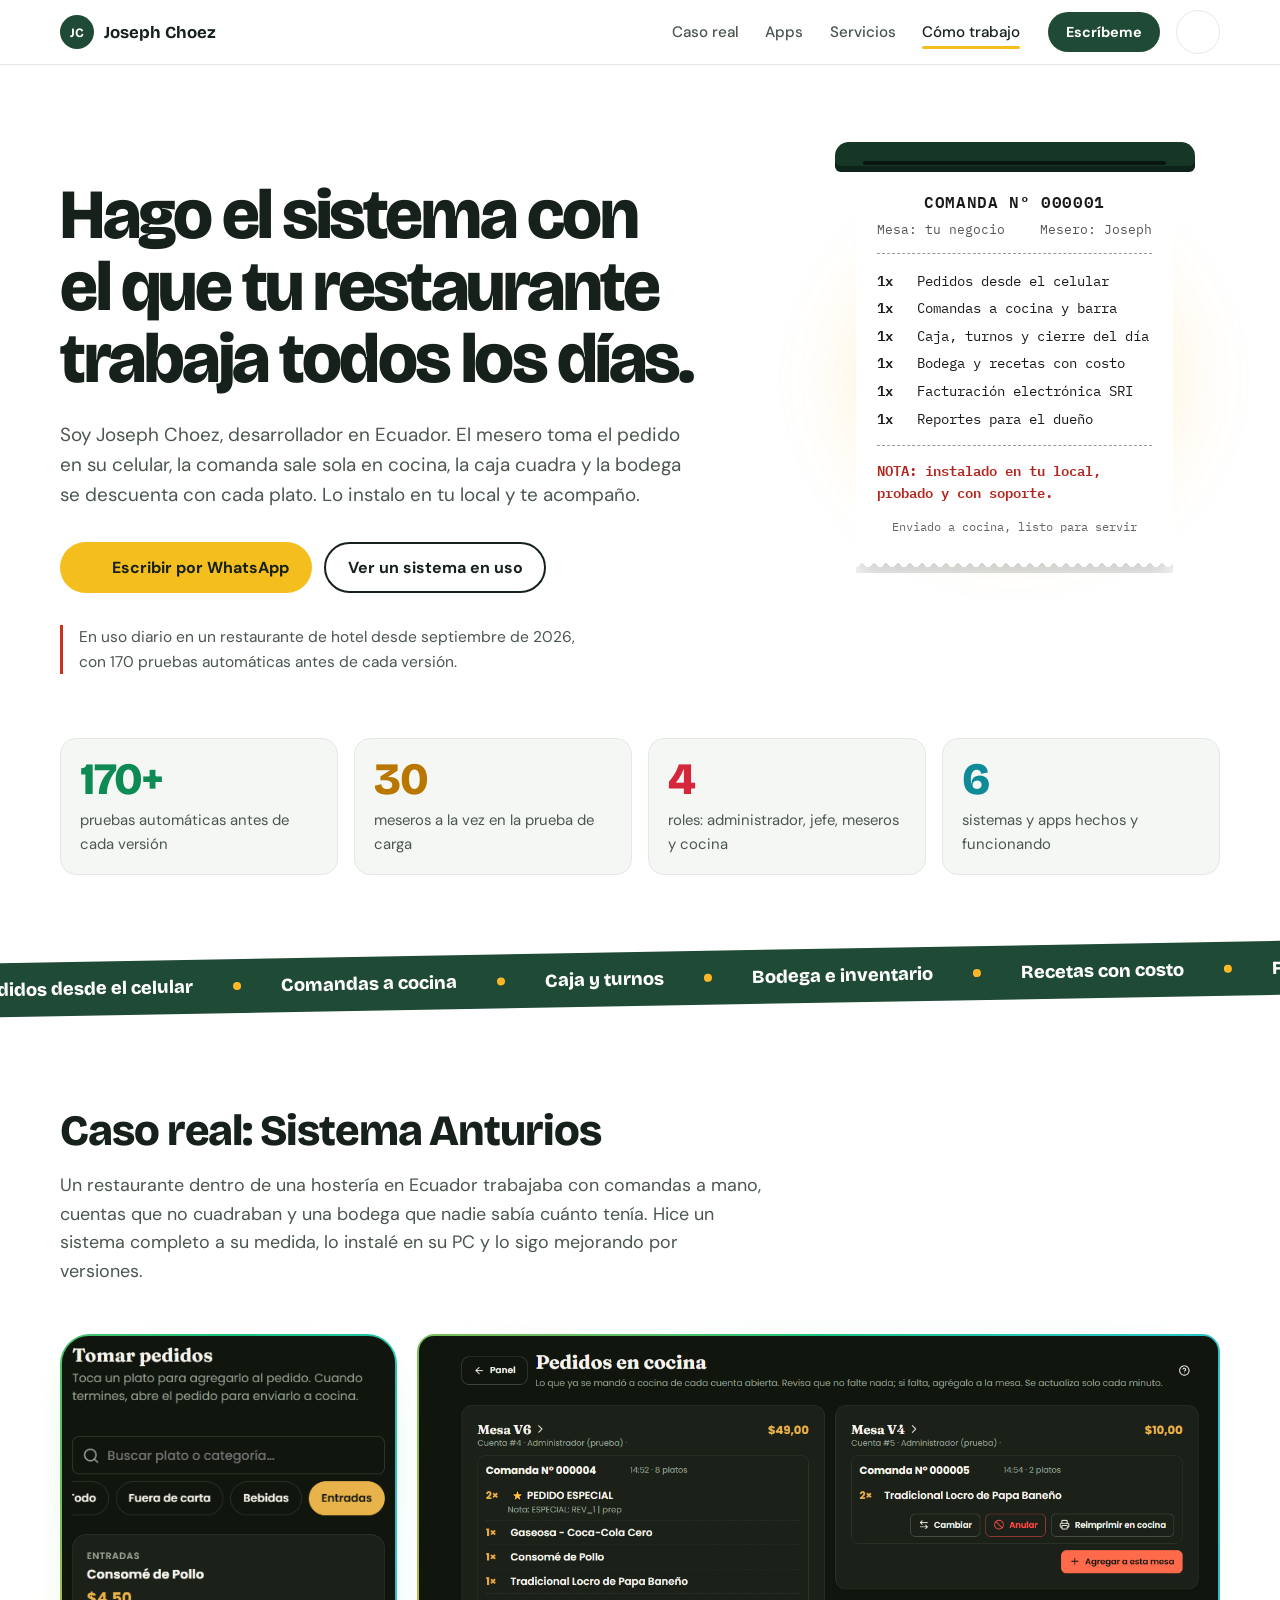
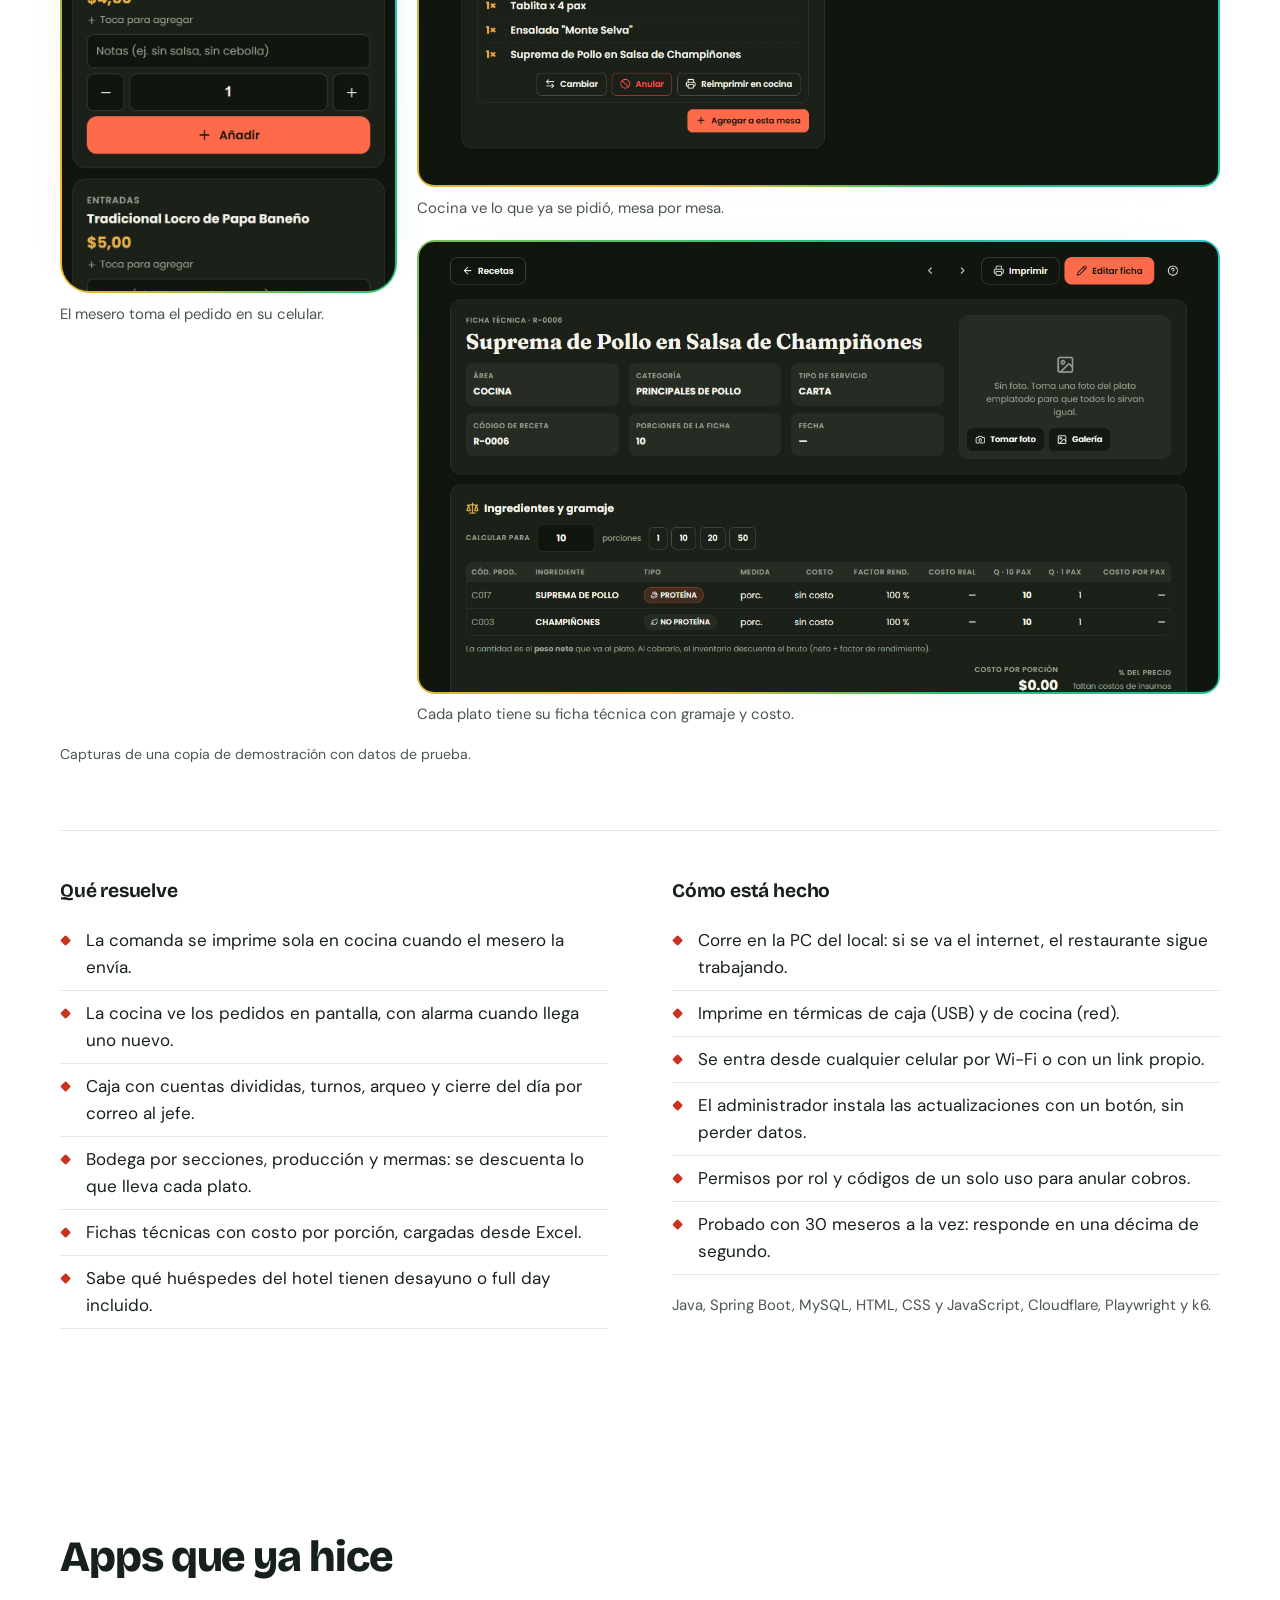
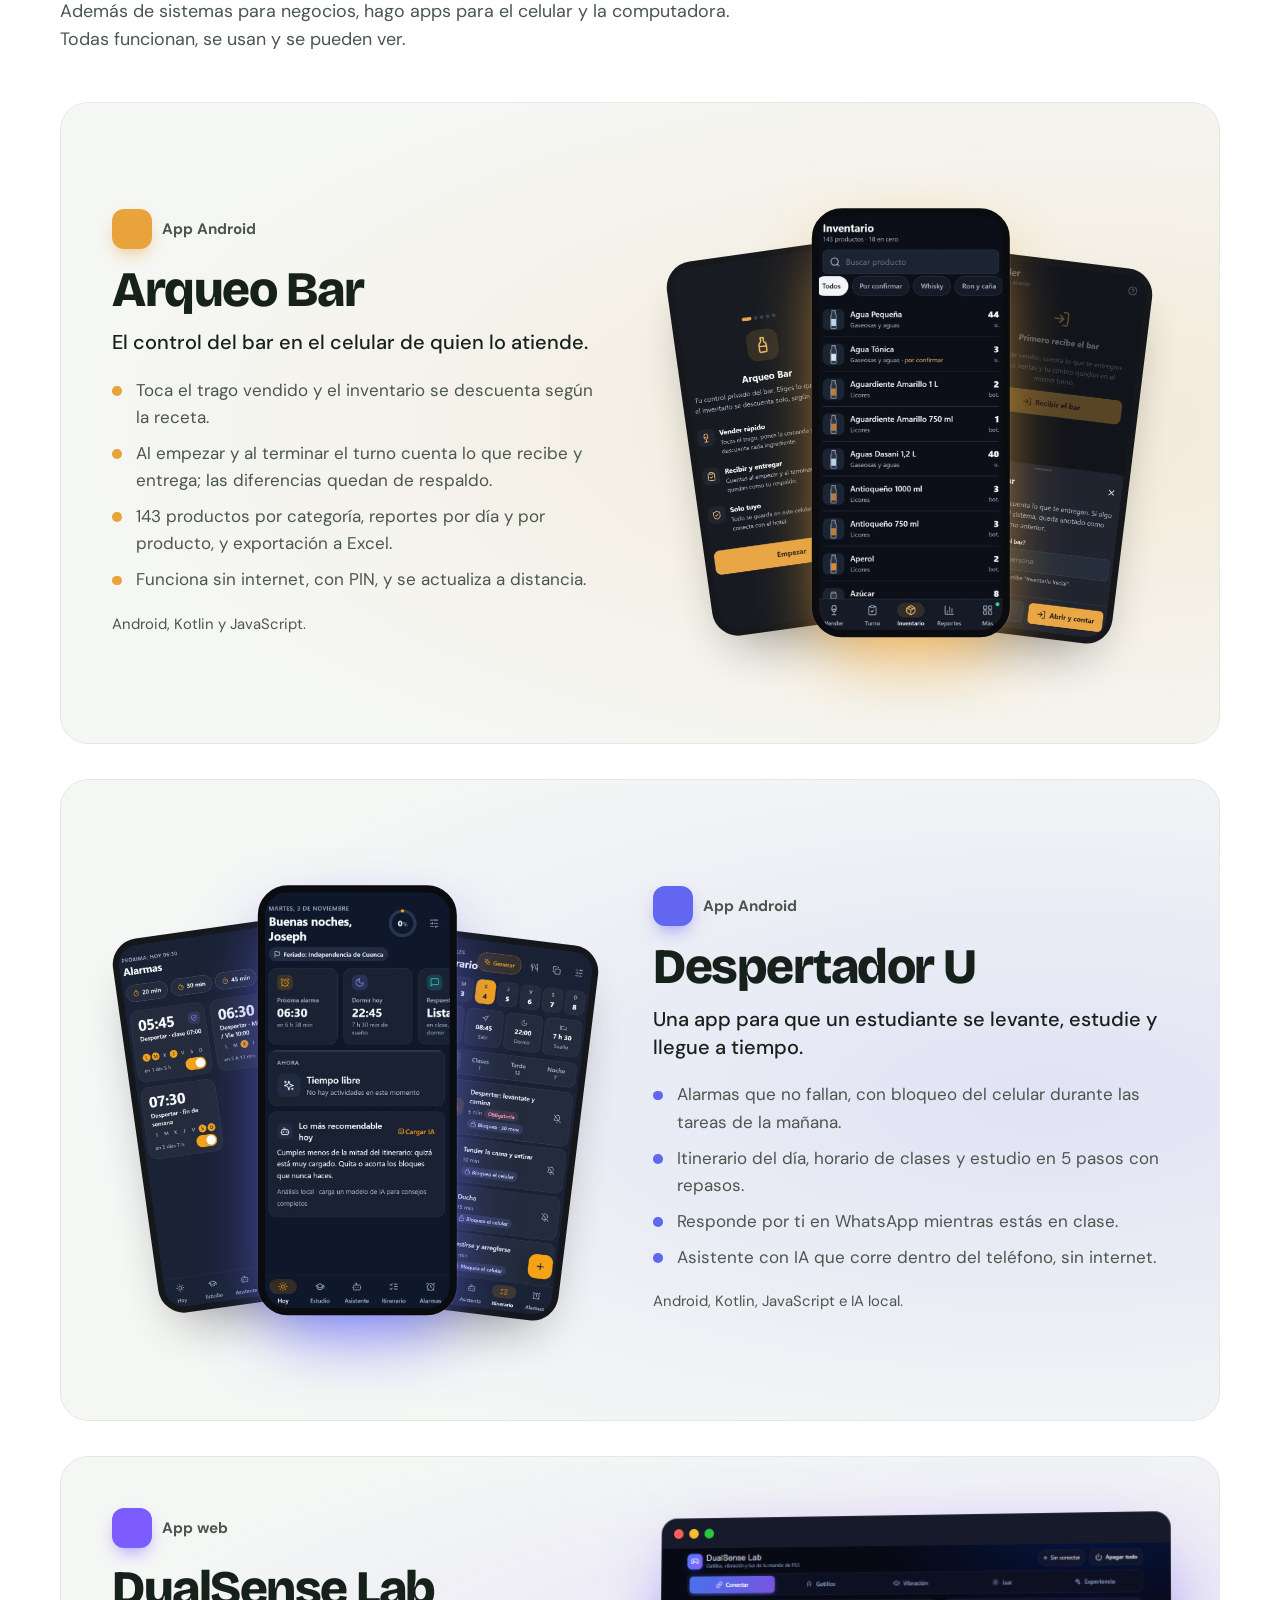
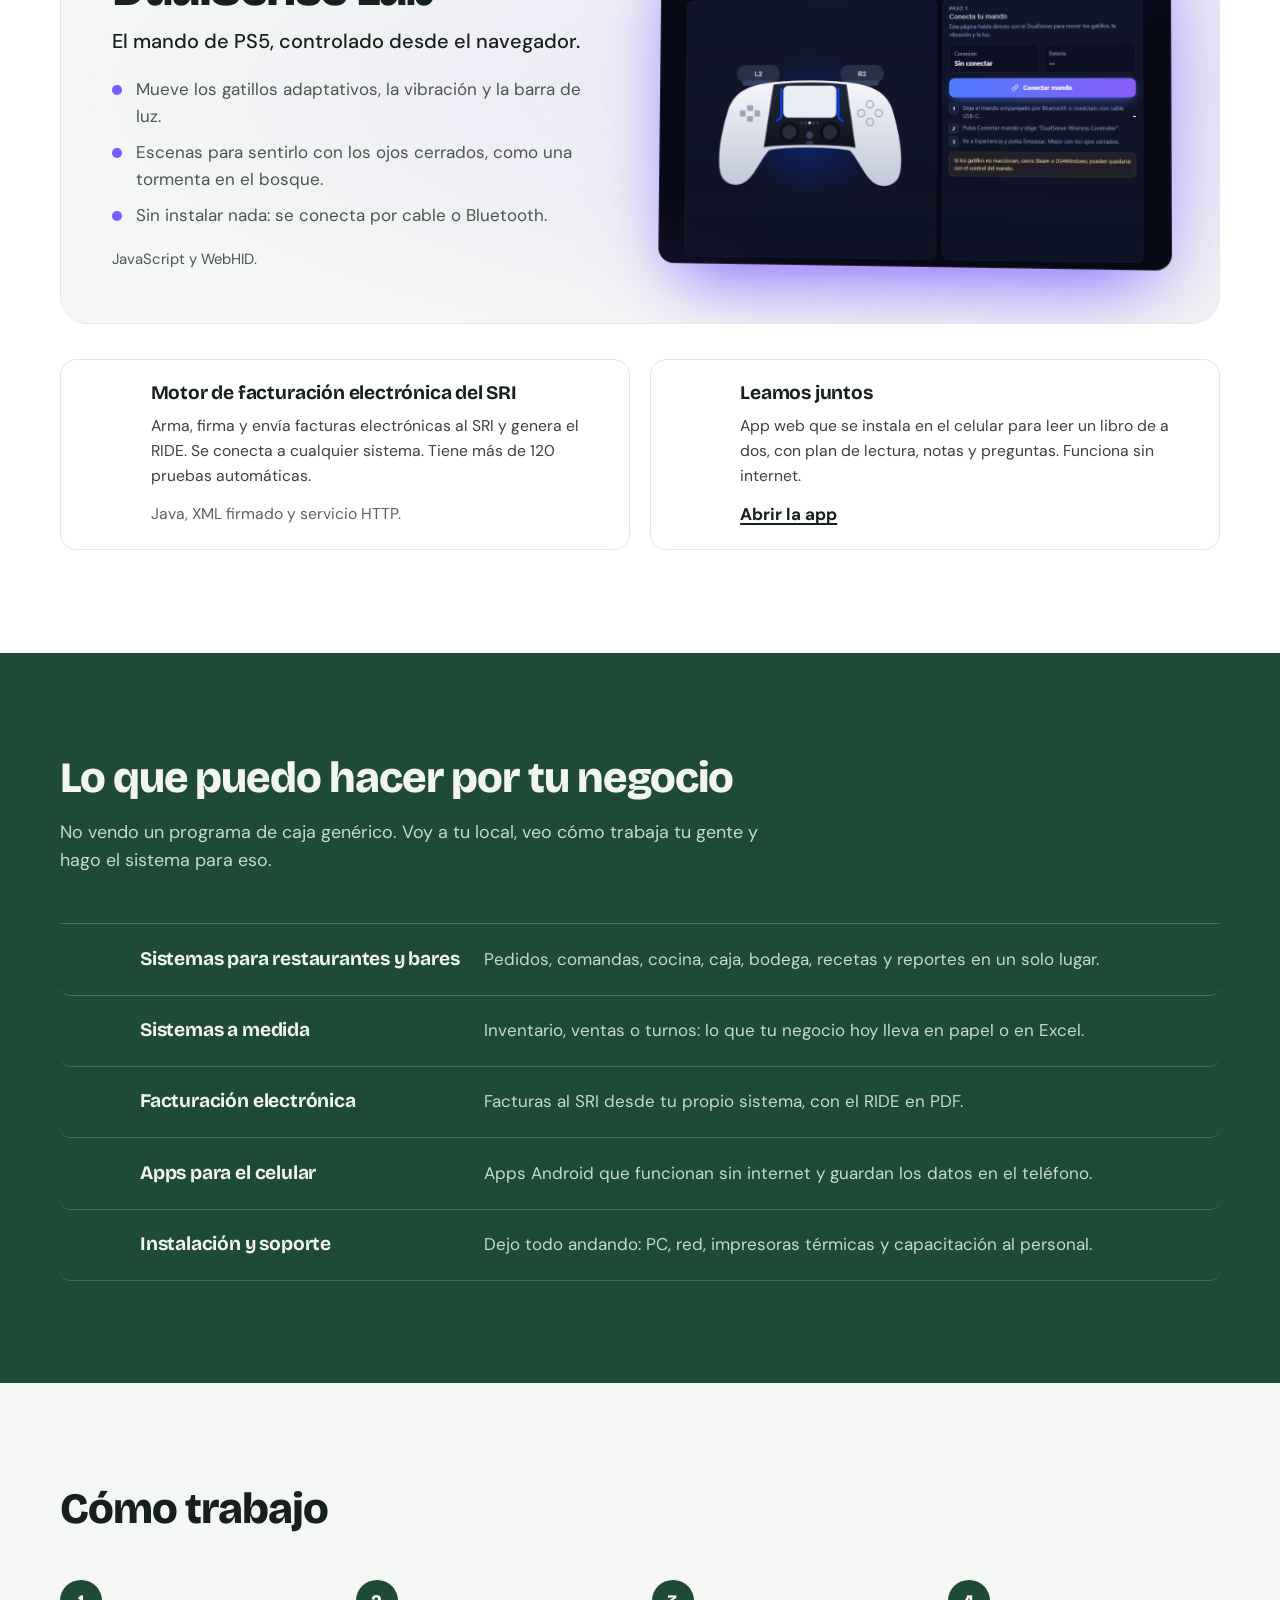
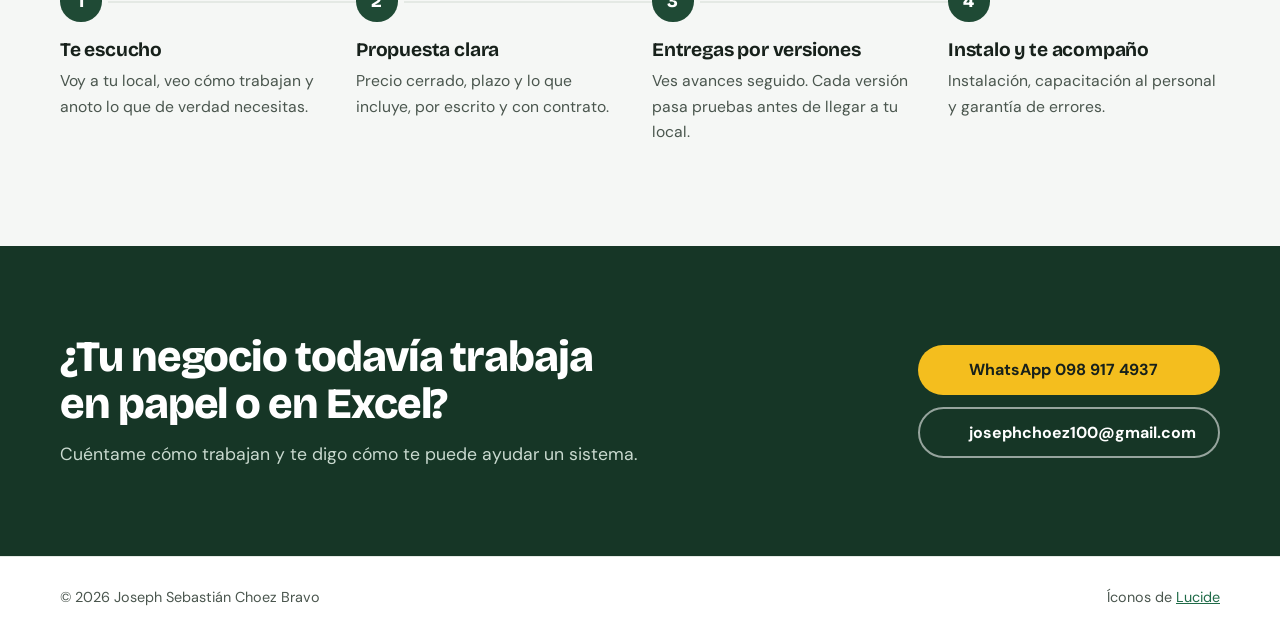
<file: fuente.html>
<!DOCTYPE html>
<html lang="es">
<head>
<meta charset="utf-8">
<meta name="viewport" content="width=device-width, initial-scale=1">
<title>Joseph Choez — Sistemas a medida para restaurantes, hoteles y negocios</title>
<meta name="description" content="Hago sistemas a medida en Ecuador: pedidos desde el celular, comandas que salen solas en cocina, caja, inventario, recetas con costos y facturación electrónica del SRI.">
<meta property="og:title" content="Joseph Choez — Sistemas a medida para restaurantes y hoteles">
<meta property="og:description" content="Pedidos desde el celular, comandas a cocina, caja, inventario y facturación electrónica. Un sistema real, en uso todos los días.">
<meta property="og:type" content="website">
<meta property="og:image" content="https://joseph7514.github.io/img/panel.png">
<meta name="theme-color" content="#1f4a35">
<link rel="icon" href="img/favicon.svg" type="image/svg+xml">
<link rel="preconnect" href="https://fonts.googleapis.com">
<link rel="preconnect" href="https://fonts.gstatic.com" crossorigin>
<link href="https://fonts.googleapis.com/css2?family=Bricolage+Grotesque:opsz,wght@12..96,500;12..96,700;12..96,800&family=DM+Sans:opsz,wght@9..40,400;9..40,500;9..40,700&family=IBM+Plex+Mono:wght@400;600&display=swap" rel="stylesheet">
<link rel="stylesheet" href="css/estilo.css">
<script>
  (function () {
    var t = localStorage.getItem('tema');
    if (!t) t = 'claro';
    document.documentElement.dataset.tema = t;
  })();
</script>
</head>
<body>
<!--ICONOS-->
<a class="saltar" href="#contenido">Saltar al contenido</a>

<header class="barra">
  <div class="contenedor barra-fila">
    <a class="marca" href="#inicio">
      <span class="marca-sello" aria-hidden="true">JC</span>
      <span>Joseph Choez</span>
    </a>
    <nav aria-label="Secciones">
      <ul class="menu">
        <li><a href="#anturios">Caso real</a></li>
        <li><a href="#proyectos">Apps</a></li>
        <li><a href="#servicios">Servicios</a></li>
        <li><a href="#como-trabajo">Cómo trabajo</a></li>
      </ul>
    </nav>
    <a class="boton boton-chico" href="#contacto">Escríbeme</a>
    <button class="boton-tema" type="button" id="boton-tema" aria-label="Cambiar entre tema claro y oscuro">
      <svg class="ico luna" aria-hidden="true"><use href="#i-moon"/></svg>
      <svg class="ico sol" aria-hidden="true"><use href="#i-sun"/></svg>
    </button>
  </div>
</header>

<main id="contenido">

<section class="portada" id="inicio">
  <div class="contenedor portada-rejilla">
    <div class="portada-texto">
      <h1>Hago el sistema con el que tu restaurante trabaja todos los días.</h1>
      <p class="bajada">Soy Joseph Choez, desarrollador en Ecuador. El mesero toma el pedido en su celular, la comanda sale sola en cocina, la caja cuadra y la bodega se descuenta con cada plato. Lo instalo en tu local y te acompaño.</p>
      <div class="acciones">
        <a class="boton boton-principal" href="https://wa.me/593989174937?text=Hola%20Joseph%2C%20vi%20tu%20p%C3%A1gina%20y%20quiero%20un%20sistema%20para%20mi%20negocio">
          <svg class="ico" aria-hidden="true"><use href="#i-message-square"/></svg> Escribir por WhatsApp
        </a>
        <a class="boton boton-linea" href="#anturios">Ver un sistema en uso</a>
      </div>
      <p class="hechos">En uso diario en un restaurante de hotel desde septiembre de 2026, con 170 pruebas automáticas antes de cada versión.</p>
    </div>

    <div class="impresora" aria-label="Comanda de ejemplo con lo que incluye un sistema">
      <div class="impresora-boca" aria-hidden="true"></div>
      <div class="ticket-marco">
        <div class="ticket">
          <p class="t-cabeza">COMANDA Nº 000001</p>
          <p class="t-meta"><span>Mesa: tu negocio</span><span>Mesero: Joseph</span></p>
          <hr>
          <ul class="t-items">
            <li><b>1x</b> Pedidos desde el celular</li>
            <li><b>1x</b> Comandas a cocina y barra</li>
            <li><b>1x</b> Caja, turnos y cierre del día</li>
            <li><b>1x</b> Bodega y recetas con costo</li>
            <li><b>1x</b> Facturación electrónica SRI</li>
            <li><b>1x</b> Reportes para el dueño</li>
          </ul>
          <hr>
          <p class="t-nota">NOTA: instalado en tu local, probado y con soporte.</p>
          <p class="t-pie">Enviado a cocina, listo para servir</p>
        </div>
      </div>
    </div>
  </div>
  <div class="contenedor">
    <div class="cifras">
      <div class="cifra revela"><strong><span data-cuenta="170">170</span>+</strong><span>pruebas automáticas antes de cada versión</span></div>
      <div class="cifra revela"><strong><span data-cuenta="30">30</span></strong><span>meseros a la vez en la prueba de carga</span></div>
      <div class="cifra revela"><strong><span data-cuenta="4">4</span></strong><span>roles: administrador, jefe, meseros y cocina</span></div>
      <div class="cifra revela"><strong><span data-cuenta="6">6</span></strong><span>sistemas y apps hechos y funcionando</span></div>
    </div>
  </div>
</section>

<div class="cinta" aria-label="Lo que hago">
  <div class="cinta-pista">
    <span>Pedidos desde el celular</span><span>Comandas a cocina</span><span>Caja y turnos</span><span>Bodega e inventario</span><span>Recetas con costo</span><span>Facturación SRI</span><span>Impresoras térmicas</span><span>Apps Android</span>
    <span aria-hidden="true">Pedidos desde el celular</span><span aria-hidden="true">Comandas a cocina</span><span aria-hidden="true">Caja y turnos</span><span aria-hidden="true">Bodega e inventario</span><span aria-hidden="true">Recetas con costo</span><span aria-hidden="true">Facturación SRI</span><span aria-hidden="true">Impresoras térmicas</span><span aria-hidden="true">Apps Android</span>
  </div>
</div>

<section class="seccion" id="anturios">
  <div class="contenedor">
    <div class="cabeza revela">
      <h2>Caso real: Sistema Anturios</h2>
      <p>Un restaurante dentro de una hostería en Ecuador trabajaba con comandas a mano, cuentas que no cuadraban y una bodega que nadie sabía cuánto tenía. Hice un sistema completo a su medida, lo instalé en su PC y lo sigo mejorando por versiones.</p>
    </div>

    <div class="galeria">
      <figure class="celular revela"><div class="brilla"><img src="img/mesero.png" alt="Celular del mesero tomando un pedido: platos de la carta con precio, notas para cocina y botón Añadir" loading="lazy" width="780" height="1348"></div><figcaption>El mesero toma el pedido en su celular.</figcaption></figure>
      <figure class="revela"><div class="brilla"><img src="img/cocina.png" alt="Pedidos en cocina por mesa, con cada comanda y sus platos y botones para cambiar, anular o reimprimir" loading="lazy" width="1280" height="700"></div><figcaption>Cocina ve lo que ya se pidió, mesa por mesa.</figcaption></figure>
      <figure class="revela"><div class="brilla"><img src="img/recetas.png" alt="Ficha técnica de un plato con ingredientes, gramaje, factor de rendimiento y costo por porción" loading="lazy" width="1280" height="800"></div><figcaption>Cada plato tiene su ficha técnica con gramaje y costo.</figcaption></figure>
    </div>
    <p class="nota">Capturas de una copia de demostración con datos de prueba.</p>

    <div class="caso revela">
      <div>
        <h3>Qué resuelve</h3>
        <ul class="lista">
          <li>La comanda se imprime sola en cocina cuando el mesero la envía.</li>
          <li>La cocina ve los pedidos en pantalla, con alarma cuando llega uno nuevo.</li>
          <li>Caja con cuentas divididas, turnos, arqueo y cierre del día por correo al jefe.</li>
          <li>Bodega por secciones, producción y mermas: se descuenta lo que lleva cada plato.</li>
          <li>Fichas técnicas con costo por porción, cargadas desde Excel.</li>
          <li>Sabe qué huéspedes del hotel tienen desayuno o full day incluido.</li>
        </ul>
      </div>
      <div>
        <h3>Cómo está hecho</h3>
        <ul class="lista">
          <li>Corre en la PC del local: si se va el internet, el restaurante sigue trabajando.</li>
          <li>Imprime en térmicas de caja (USB) y de cocina (red).</li>
          <li>Se entra desde cualquier celular por Wi-Fi o con un link propio.</li>
          <li>El administrador instala las actualizaciones con un botón, sin perder datos.</li>
          <li>Permisos por rol y códigos de un solo uso para anular cobros.</li>
          <li>Probado con 30 meseros a la vez: responde en una décima de segundo.</li>
        </ul>
        <p class="tecnologias">Java, Spring Boot, MySQL, HTML, CSS y JavaScript, Cloudflare, Playwright y k6.</p>
      </div>
    </div>
  </div>
</section>

<section class="seccion" id="proyectos">
  <div class="contenedor">
    <div class="cabeza revela">
      <h2>Apps que ya hice</h2>
      <p>Además de sistemas para negocios, hago apps para el celular y la computadora. Todas funcionan, se usan y se pueden ver.</p>
    </div>

    <article class="escaparate app-arqueo revela" tabindex="0">
      <div class="esc-texto">
        <p class="esc-tipo"><span class="esc-sello"><svg class="ico" aria-hidden="true"><use href="#i-wine"/></svg></span> App Android</p>
        <h3>Arqueo Bar</h3>
        <p class="esc-frase">El control del bar en el celular de quien lo atiende.</p>
        <ul class="esc-lista">
          <li>Toca el trago vendido y el inventario se descuenta según la receta.</li>
          <li>Al empezar y al terminar el turno cuenta lo que recibe y entrega; las diferencias quedan de respaldo.</li>
          <li>143 productos por categoría, reportes por día y por producto, y exportación a Excel.</li>
          <li>Funciona sin internet, con PIN, y se actualiza a distancia.</li>
        </ul>
        <p class="tecnologias">Android, Kotlin y JavaScript.</p>
      </div>
      <div class="telefonos">
        <figure class="tel t-atras"><img src="img/arqueo-bienvenida.webp" alt="Bienvenida de Arqueo Bar: vender rápido, recibir y entregar, solo tuyo con PIN" loading="lazy" width="540" height="1169"></figure>
        <figure class="tel t-frente"><img src="img/arqueo-inventario.webp" alt="Inventario de Arqueo Bar con 143 productos, filtros por categoría y stock de cada botella" loading="lazy" width="540" height="1169"></figure>
        <figure class="tel t-lado"><img src="img/arqueo-recibir.webp" alt="Ventana para recibir el bar al abrir el turno, con el nombre de quien lo entrega" loading="lazy" width="540" height="1169"></figure>
      </div>
    </article>

    <article class="escaparate app-despertador invertido revela" tabindex="0">
      <div class="esc-texto">
        <p class="esc-tipo"><span class="esc-sello"><svg class="ico" aria-hidden="true"><use href="#i-alarm-clock"/></svg></span> App Android</p>
        <h3>Despertador U</h3>
        <p class="esc-frase">Una app para que un estudiante se levante, estudie y llegue a tiempo.</p>
        <ul class="esc-lista">
          <li>Alarmas que no fallan, con bloqueo del celular durante las tareas de la mañana.</li>
          <li>Itinerario del día, horario de clases y estudio en 5 pasos con repasos.</li>
          <li>Responde por ti en WhatsApp mientras estás en clase.</li>
          <li>Asistente con IA que corre dentro del teléfono, sin internet.</li>
        </ul>
        <p class="tecnologias">Android, Kotlin, JavaScript e IA local.</p>
      </div>
      <div class="telefonos">
        <figure class="tel t-atras"><img src="img/despertador-alarmas.webp" alt="Alarmas de Despertador U con horas grandes, días de la semana e interruptores" loading="lazy" width="540" height="1169"></figure>
        <figure class="tel t-frente"><img src="img/despertador-hoy.webp" alt="Pantalla Hoy de Despertador U: próxima alarma, hora de dormir y recomendación del día" loading="lazy" width="540" height="1169"></figure>
        <figure class="tel t-lado"><img src="img/despertador-itinerario.webp" alt="Itinerario del día con despertar, tender la cama, ducha y vestirse, cada uno con su duración" loading="lazy" width="540" height="1169"></figure>
      </div>
    </article>

    <article class="escaparate app-dualsense revela" tabindex="0">
      <div class="esc-texto">
        <p class="esc-tipo"><span class="esc-sello"><svg class="ico" aria-hidden="true"><use href="#i-zap"/></svg></span> App web</p>
        <h3>DualSense Lab</h3>
        <p class="esc-frase">El mando de PS5, controlado desde el navegador.</p>
        <ul class="esc-lista">
          <li>Mueve los gatillos adaptativos, la vibración y la barra de luz.</li>
          <li>Escenas para sentirlo con los ojos cerrados, como una tormenta en el bosque.</li>
          <li>Sin instalar nada: se conecta por cable o Bluetooth.</li>
        </ul>
        <p class="tecnologias">JavaScript y WebHID.</p>
      </div>
      <div class="pantalla">
        <div class="pantalla-barra" aria-hidden="true"><span></span><span></span><span></span></div>
        <img src="img/dualsense.png" alt="DualSense Lab: dibujo del mando de PS5 con los gatillos L2 y R2 y el panel para conectarlo" loading="lazy" width="1280" height="800">
      </div>
    </article>

    <div class="mas-apps">
      <article class="revela modulo proyecto sin-foto" tabindex="0">
        <svg class="ico grande" aria-hidden="true"><use href="#i-file-text"/></svg>
        <div>
          <h3>Motor de facturación electrónica del SRI</h3>
          <p>Arma, firma y envía facturas electrónicas al SRI y genera el RIDE. Se conecta a cualquier sistema. Tiene más de 120 pruebas automáticas.</p>
          <p class="tecnologias">Java, XML firmado y servicio HTTP.</p>
        </div>
      </article>
      <article class="revela modulo proyecto sin-foto" tabindex="0">
        <svg class="ico grande" aria-hidden="true"><use href="#i-book-open"/></svg>
        <div>
          <h3>Leamos juntos</h3>
          <p>App web que se instala en el celular para leer un libro de a dos, con plan de lectura, notas y preguntas. Funciona sin internet.</p>
          <a class="enlace" href="https://joseph7514.github.io/leamos-juntos/">Abrir la app</a>
        </div>
      </article>
    </div>
  </div>
</section>

<section class="seccion seccion-verde" id="servicios">
  <div class="contenedor">
    <div class="cabeza revela">
      <h2>Lo que puedo hacer por tu negocio</h2>
      <p>No vendo un programa de caja genérico. Voy a tu local, veo cómo trabaja tu gente y hago el sistema para eso.</p>
    </div>
    <ul class="servicios">
      <li class="modulo revela" tabindex="0">
        <svg class="ico" aria-hidden="true"><use href="#i-utensils"/></svg>
        <h3>Sistemas para restaurantes y bares</h3>
        <p>Pedidos, comandas, cocina, caja, bodega, recetas y reportes en un solo lugar.</p>
      </li>
      <li class="modulo revela" tabindex="0">
        <svg class="ico" aria-hidden="true"><use href="#i-layers"/></svg>
        <h3>Sistemas a medida</h3>
        <p>Inventario, ventas o turnos: lo que tu negocio hoy lleva en papel o en Excel.</p>
      </li>
      <li class="modulo revela" tabindex="0">
        <svg class="ico" aria-hidden="true"><use href="#i-receipt-text"/></svg>
        <h3>Facturación electrónica</h3>
        <p>Facturas al SRI desde tu propio sistema, con el RIDE en PDF.</p>
      </li>
      <li class="modulo revela" tabindex="0">
        <svg class="ico" aria-hidden="true"><use href="#i-smartphone"/></svg>
        <h3>Apps para el celular</h3>
        <p>Apps Android que funcionan sin internet y guardan los datos en el teléfono.</p>
      </li>
      <li class="modulo revela" tabindex="0">
        <svg class="ico" aria-hidden="true"><use href="#i-wrench"/></svg>
        <h3>Instalación y soporte</h3>
        <p>Dejo todo andando: PC, red, impresoras térmicas y capacitación al personal.</p>
      </li>
    </ul>
  </div>
</section>



<section class="seccion seccion-alt" id="como-trabajo">
  <div class="contenedor">
    <div class="cabeza revela">
      <h2>Cómo trabajo</h2>
    </div>
    <ol class="pasos">
      <li class="revela"><span class="paso-n">1</span><h3>Te escucho</h3><p>Voy a tu local, veo cómo trabajan y anoto lo que de verdad necesitas.</p></li>
      <li class="revela"><span class="paso-n">2</span><h3>Propuesta clara</h3><p>Precio cerrado, plazo y lo que incluye, por escrito y con contrato.</p></li>
      <li class="revela"><span class="paso-n">3</span><h3>Entregas por versiones</h3><p>Ves avances seguido. Cada versión pasa pruebas antes de llegar a tu local.</p></li>
      <li class="revela"><span class="paso-n">4</span><h3>Instalo y te acompaño</h3><p>Instalación, capacitación al personal y garantía de errores.</p></li>
    </ol>
  </div>
</section>

<section class="contacto" id="contacto">
  <div class="contenedor contacto-fila">
    <div>
      <h2>¿Tu negocio todavía trabaja en papel o en Excel?</h2>
      <p>Cuéntame cómo trabajan y te digo cómo te puede ayudar un sistema.</p>
    </div>
    <div class="acciones">
      <a class="boton boton-principal" href="https://wa.me/593989174937?text=Hola%20Joseph%2C%20vi%20tu%20p%C3%A1gina%20y%20quiero%20un%20sistema%20para%20mi%20negocio">
        <svg class="ico" aria-hidden="true"><use href="#i-message-square"/></svg> WhatsApp 098 917 4937
      </a>
      <a class="boton boton-claro" href="mailto:josephchoez100@gmail.com">
        <svg class="ico" aria-hidden="true"><use href="#i-mail"/></svg> josephchoez100@gmail.com
      </a>
    </div>
  </div>
</section>

</main>

<footer class="pie">
  <div class="contenedor pie-fila">
    <span>© 2026 Joseph Sebastián Choez Bravo</span>
    <span>Íconos de <a href="https://lucide.dev">Lucide</a></span>
  </div>
</footer>

<script>
  document.getElementById('boton-tema').addEventListener('click', function () {
    var t = document.documentElement.dataset.tema === 'oscuro' ? 'claro' : 'oscuro';
    document.documentElement.dataset.tema = t;
    localStorage.setItem('tema', t);
  });
  // Marca en el menú la sección que se está viendo
  if ('IntersectionObserver' in window) {
    var enlaces = {};
    document.querySelectorAll('.menu a').forEach(function (a) { enlaces[a.getAttribute('href').slice(1)] = a; });
    var vigia = new IntersectionObserver(function (es) {
      es.forEach(function (e) {
        var a = enlaces[e.target.id];
        if (a && e.isIntersecting) {
          Object.values(enlaces).forEach(function (x) { x.removeAttribute('aria-current'); });
          a.setAttribute('aria-current', 'true');
        }
      });
    }, { rootMargin: '-45% 0px -50% 0px' });
    document.querySelectorAll('main section[id]').forEach(function (s) { vigia.observe(s); });
  }
  // Aparición escalonada al bajar y números que cuentan
  var quieto = matchMedia('(prefers-reduced-motion: reduce)').matches;
  function contar(el) {
    var fin = +el.dataset.cuenta, t0 = null, dur = 1100;
    if (quieto) { el.textContent = fin; return; }
    function paso(t) { t0 = t0 || t; var k = Math.min(1, (t - t0) / dur); el.textContent = Math.round(fin * (1 - Math.pow(1 - k, 3))); if (k < 1) requestAnimationFrame(paso); }
    requestAnimationFrame(paso);
  }
  if ('IntersectionObserver' in window) {
    var grupos = new Map();
    document.querySelectorAll('.revela').forEach(function (el) {
      var p = el.parentElement, n = grupos.get(p) || 0; grupos.set(p, n + 1);
      el.style.setProperty('--retraso', Math.min(n, 6) * 70 + 'ms');
    });
    var ojo = new IntersectionObserver(function (es) {
      es.forEach(function (e) {
        if (!e.isIntersecting) return;
        e.target.classList.add('visto');
        e.target.querySelectorAll('[data-cuenta]').forEach(contar);
        ojo.unobserve(e.target);
      });
    }, { rootMargin: '0px 0px -8% 0px' });
    document.querySelectorAll('.revela').forEach(function (el) { el.querySelectorAll('[data-cuenta]').forEach(function (n) { n.textContent = '0'; }); ojo.observe(el); });
  } else {
    document.querySelectorAll('.revela').forEach(function (el) { el.classList.add('visto'); });
  }
</script>
</body>
</html>
</file>
<file: css/estilo.css>
/* Joseph Choez — página de presentación.
   Paleta de cocina: papel de comanda, verde monte, rojo ají (la tinta roja de las térmicas)
   y amarillo maracuyá como resaltador de lo que se señala. */
:root {
  --papel: #ffffff;
  --fondo: #ffffff;
  --fondo-alt: #f5f7f5;
  --tinta: #17211b;
  --tinta-suave: #4a564e;
  --monte: #1f4a35;
  --monte-hondo: #163626;
  --aji: #c8321f;
  --maracuya: #f4be1e;
  --sobre-maracuya: #17211b;
  --linea: #e4e9e4;
  --enlace: #1f6b48;

  --ease-out: cubic-bezier(0.23, 1, 0.32, 1);
  --display: "Bricolage Grotesque", system-ui, sans-serif;
  --cuerpo: "DM Sans", system-ui, sans-serif;
  --mono: "IBM Plex Mono", ui-monospace, monospace;
  --ancho: 1160px;
  color-scheme: light;
}
:root[data-tema="oscuro"] {
  --papel: #fbfaf4;
  --fondo: #07130f;
  --fondo-alt: #0b1c16;
  --tinta: #eef5f0;
  --tinta-suave: #a9bdb1;
  --monte: #0f5a3c;
  --monte-hondo: #04100b;
  --aji: #ff7a6b;
  --linea: #1d3529;
  --enlace: #5ee6a8;
  color-scheme: dark;
}
:root {
  /* Colores de la aurora y del brillo */
  --esmeralda: #19c37d;
  --mango: #ffb627;
  --coral: #ff5d6c;
  --turquesa: #2ec4d6;
}

*, *::before, *::after { box-sizing: border-box; }
html { scroll-behavior: smooth; scroll-padding-top: 76px; overflow-x: clip; }
body { overflow-x: clip; }
body { margin: 0; background: var(--fondo); color: var(--tinta); font: 400 1.0625rem/1.6 var(--cuerpo); -webkit-font-smoothing: antialiased; }
::selection { background: var(--maracuya); color: var(--sobre-maracuya); }
h1, h2, h3 { font-family: var(--display); margin: 0; text-wrap: balance; }
h1 { font-size: clamp(2.4rem, 5.6vw, 4.4rem); font-weight: 800; line-height: 1.02; letter-spacing: -0.035em; font-variation-settings: "opsz" 96; }
h2 { font-size: clamp(1.8rem, 3.4vw, 2.7rem); font-weight: 800; line-height: 1.08; letter-spacing: -0.025em; }
h3 { font-size: 1.2rem; font-weight: 700; line-height: 1.25; letter-spacing: -0.01em; }
p { margin: 0; }
a { color: var(--enlace); }
img { max-width: 100%; display: block; }
:focus-visible { outline: 3px solid var(--maracuya); outline-offset: 3px; }

.ico { width: 1.2em; height: 1.2em; fill: none; stroke: currentColor; stroke-width: 2; stroke-linecap: round; stroke-linejoin: round; flex-shrink: 0; }
.contenedor { width: min(100% - 2.5rem, var(--ancho)); margin-inline: auto; }
.saltar { position: absolute; left: -999px; top: 0; z-index: 100; background: var(--maracuya); color: var(--sobre-maracuya); padding: .6rem 1rem; }
.saltar:focus { left: 1rem; top: 1rem; }

/* Barra */
.barra { position: sticky; top: 0; z-index: 50; background: color-mix(in srgb, var(--fondo) 88%, transparent); backdrop-filter: blur(10px); border-bottom: 1px solid var(--linea); }
.barra-fila { display: flex; align-items: center; gap: 1rem; min-height: 64px; }
.marca { display: flex; align-items: center; gap: .6rem; margin-right: auto; color: var(--tinta); text-decoration: none; font: 700 1.05rem var(--display); }
.marca-sello { width: 34px; height: 34px; display: grid; place-items: center; border-radius: 50%; background: var(--monte); color: #fff; font-size: .8rem; letter-spacing: .02em; }
.menu { display: flex; gap: .15rem; list-style: none; margin: 0; padding: 0; }
.menu a { position: relative; display: block; padding: .5rem .75rem; color: var(--tinta-suave); text-decoration: none; font-weight: 500; font-size: .95rem; transition: color .15s ease; }
.menu a::after { content: ""; position: absolute; left: .75rem; right: .75rem; bottom: .2rem; height: 3px; border-radius: 2px; background: var(--maracuya);
  transform: scaleX(0); transform-origin: left; transition: transform .2s var(--ease-out); }
.menu a[aria-current] { color: var(--tinta); }
.menu a[aria-current]::after { transform: scaleX(1); }
@media (hover: hover) and (pointer: fine) { .menu a:hover { color: var(--tinta); } }
.boton-tema { width: 44px; height: 44px; border-radius: 50%; border: 1px solid var(--linea); background: transparent; color: var(--tinta); display: grid; place-items: center; cursor: pointer; }
.boton-tema .sol { display: none; }
:root[data-tema="oscuro"] .boton-tema .sol { display: block; }
:root[data-tema="oscuro"] .boton-tema .luna { display: none; }

/* Botones: responden al toque (escala corta al presionar) */
.boton { display: inline-flex; align-items: center; gap: .55rem; min-height: 50px; padding: .8rem 1.35rem; border-radius: 999px;
  font: 700 1rem var(--cuerpo); text-decoration: none; cursor: pointer; border: 2px solid transparent;
  transition: transform .14s var(--ease-out), background-color .15s ease, border-color .15s ease; }
.boton:active { transform: scale(0.97); }
.boton-principal { background: var(--maracuya); color: var(--sobre-maracuya); }
.boton-linea { border-color: var(--tinta); color: var(--tinta); }
.boton-claro { background: transparent; border-color: rgb(255 255 255 / .55); color: #fff; }
.boton-chico { min-height: 40px; padding: .45rem 1rem; font-size: .9rem; background: var(--monte); color: #fff; }
@media (hover: hover) and (pointer: fine) {
  .boton-principal:hover { background: #ffcb3a; }
  .boton-linea:hover { background: var(--tinta); color: var(--fondo); }
  .boton-claro:hover { border-color: #fff; }
}

/* Portada */
.portada { padding: clamp(2.5rem, 6vw, 5rem) 0 clamp(3rem, 6vw, 5rem); }
.portada-rejilla { display: grid; grid-template-columns: minmax(0, 1.25fr) minmax(0, .75fr); gap: clamp(2rem, 5vw, 4.5rem); align-items: start; }
.portada-texto { padding-top: clamp(0rem, 3vw, 2.5rem); }
.bajada { margin-top: 1.5rem; max-width: 34em; font-size: 1.18rem; color: var(--tinta-suave); }
.acciones { display: flex; flex-wrap: wrap; gap: .75rem; margin-top: 2rem; }
.hechos { margin-top: 2rem; max-width: 34em; padding-left: 1rem; border-left: 3px solid var(--aji); color: var(--tinta-suave); font-size: .97rem; }

/* La impresora y su comanda: el único movimiento que pasa solo */
.impresora { position: relative; max-width: 360px; margin-inline: auto; width: 100%; }
.impresora-boca { position: relative; z-index: 2; height: 30px; border-radius: 14px 14px 6px 6px; background: var(--monte-hondo);
  box-shadow: inset 0 -6px 0 rgb(0 0 0 / .35); }
.impresora-boca::after { content: ""; position: absolute; left: 8%; right: 8%; bottom: 7px; height: 4px; border-radius: 2px; background: #000; opacity: .6; }
.ticket-marco { overflow: hidden; margin: -8px 6% 0; padding-bottom: 14px; }
.ticket { position: relative; background: var(--papel); color: #1a1a1a; font: 400 .88rem/1.55 var(--mono); padding: 1.6rem 1.3rem 1.4rem;
  filter: drop-shadow(0 14px 14px rgb(23 33 27 / .22));
  animation: imprimir 2.2s steps(22, end) .5s both; }
/* Borde cortado en zigzag, como el papel que arranca la impresora */
.ticket::after { content: ""; position: absolute; left: 0; right: 0; bottom: -8px; height: 8px;
  background: linear-gradient(135deg, var(--papel) 50%, transparent 50%) 0 0 / 12px 8px repeat-x,
              linear-gradient(-135deg, var(--papel) 50%, transparent 50%) 0 0 / 12px 8px repeat-x; }
.ticket hr { border: 0; border-top: 1px dashed #9a9a9a; margin: .8rem 0; }
.t-cabeza { font-weight: 600; font-size: 1.02rem; text-align: center; letter-spacing: .04em; }
.t-meta { display: flex; justify-content: space-between; gap: 1rem; margin-top: .35rem; font-size: .8rem; color: #555; }
.t-items { list-style: none; margin: 0; padding: 0; }
.t-items li { padding: .12rem 0 .12rem 2.3em; text-indent: -2.3em; }
.t-items b { display: inline-block; width: 2.3em; text-indent: 0; font-weight: 600; }
.t-nota { color: #b3261e; font-weight: 600; }
.t-pie { margin-top: .9rem; text-align: center; font-size: .78rem; color: #666; }
@keyframes imprimir { from { transform: translateY(-100%); } to { transform: translateY(0); } }

/* Secciones */
.seccion { padding: clamp(3.5rem, 8vw, 6.5rem) 0; }
.seccion-alt { background: var(--fondo-alt); }
.cabeza { max-width: 44rem; margin-bottom: clamp(2rem, 4vw, 3rem); }
.cabeza p { margin-top: 1rem; font-size: 1.12rem; color: var(--tinta-suave); }

/* Caso real */
.galeria { display: grid; grid-template-columns: minmax(0, .42fr) minmax(0, 1fr); grid-template-rows: auto auto; gap: 1.2rem; align-items: start; }
.galeria figure { margin: 0; }
.galeria img { width: 100%; height: auto; border-radius: 12px; border: 1px solid var(--linea); aspect-ratio: 16 / 9; object-fit: cover; object-position: top left; box-shadow: 0 20px 40px -28px rgb(23 33 27 / .5); }
.galeria .celular { grid-row: span 2; }
.galeria .celular img { aspect-ratio: 780 / 1300; object-position: top center; border-radius: 26px; border: 8px solid #101511; }
.galeria figcaption { margin-top: .6rem; font-size: .93rem; color: var(--tinta-suave); }
.nota { margin-top: 1rem; font-size: .88rem; color: var(--tinta-suave); }
.caso { display: grid; grid-template-columns: 1fr 1fr; gap: clamp(2rem, 5vw, 4rem); margin-top: clamp(2.5rem, 5vw, 4rem); padding-top: clamp(2rem, 4vw, 3rem); border-top: 1px solid var(--linea); }
.lista { list-style: none; margin: 1rem 0 0; padding: 0; }
.lista li { position: relative; padding: .55rem 0 .55rem 1.6rem; border-bottom: 1px solid var(--linea); }
.lista li::before { content: ""; position: absolute; left: 0; top: 1.05rem; width: .7rem; height: .7rem; border-radius: 2px; background: var(--aji); transform: rotate(45deg) scale(.7); }
.tecnologias { margin-top: 1.2rem; font-size: .93rem; color: var(--tinta-suave); }

/* Módulos: el resaltador maracuyá pasa por debajo del que señalas o tocas */
.modulo { position: relative; isolation: isolate; cursor: default; }
.modulo::before { content: ""; position: absolute; inset: 0; z-index: -1; border-radius: inherit; background: var(--maracuya);
  transform: scaleX(0); transform-origin: left center; transition: transform .22s var(--ease-out); }
.modulo:focus-visible { outline-offset: 4px; }
.modulo:focus-visible::before, .modulo:active::before { transform: scaleX(1); }
@media (hover: hover) and (pointer: fine) { .modulo:hover::before { transform: scaleX(1); } }

/* Servicios, sobre verde monte */
.seccion-verde { background: var(--monte); color: #f2f6f3; }
.seccion-verde .cabeza p { color: #c9d9cf; }
.servicios { list-style: none; margin: 0; padding: 0; border-top: 1px solid rgb(255 255 255 / .18); }
.servicios .modulo { display: grid; grid-template-columns: 2.5rem minmax(0, 20rem) minmax(0, 1fr); gap: 1rem 1.5rem; align-items: baseline;
  padding: 1.35rem 1rem; border-bottom: 1px solid rgb(255 255 255 / .18); border-radius: 10px;
  transition: color .15s ease; }
.servicios .modulo .ico { width: 1.5rem; height: 1.5rem; align-self: center; color: var(--maracuya); transition: color .15s ease; }
.servicios .modulo p { color: #c9d9cf; transition: color .15s ease; }
.servicios .modulo:focus-visible, .servicios .modulo:active,
.servicios .modulo:focus-visible p, .servicios .modulo:active p,
.servicios .modulo:focus-visible .ico, .servicios .modulo:active .ico { color: var(--sobre-maracuya); }
@media (hover: hover) and (pointer: fine) {
  .servicios .modulo:hover, .servicios .modulo:hover p, .servicios .modulo:hover .ico { color: var(--sobre-maracuya); }
}

/* Otros trabajos */
.proyectos { display: grid; grid-template-columns: 1fr 1fr; gap: 1.2rem; }
.proyecto { display: grid; grid-template-columns: 9.5rem minmax(0, 1fr); gap: 1.3rem; align-items: start; padding: 1.3rem; border-radius: 16px;
  background: var(--papel); border: 1px solid var(--linea); color: #17211b; transition: color .15s ease; }
:root[data-tema="oscuro"] .proyecto { background: var(--fondo-alt); color: var(--tinta); }
.proyecto img { width: 100%; height: auto; border-radius: 14px; border: 5px solid #101511; }
.proyecto h3 { margin-bottom: .5rem; }
.proyecto p { color: inherit; opacity: .85; font-size: .98rem; }
.proyecto .tecnologias { margin-top: .8rem; opacity: .7; }
.proyecto.sin-foto { grid-template-columns: 3rem minmax(0, 1fr); }
.ico.grande { width: 2.4rem; height: 2.4rem; color: var(--monte); }
:root[data-tema="oscuro"] .ico.grande { color: var(--enlace); }
.enlace { display: inline-block; margin-top: .8rem; font-weight: 700; color: inherit; text-decoration-thickness: 2px; text-underline-offset: 3px; }
:root .proyecto.modulo:focus-visible, :root .proyecto.modulo:active,
:root .proyecto.modulo:focus-visible .ico.grande, :root .proyecto.modulo:active .ico.grande { color: var(--sobre-maracuya); }
@media (hover: hover) and (pointer: fine) {
  :root .proyecto.modulo:hover, :root .proyecto.modulo:hover .ico.grande { color: var(--sobre-maracuya); }
}

/* Pasos: es una secuencia de verdad, por eso lleva números */
.pasos { list-style: none; margin: 0; padding: 0; display: grid; grid-template-columns: repeat(4, 1fr); gap: 1.5rem; counter-reset: none; }
.pasos li { position: relative; padding-top: 3.6rem; }
.pasos li::after { content: ""; position: absolute; top: 1.3rem; left: 3rem; right: -1.5rem; height: 2px; background: var(--linea); }
.pasos li:last-child::after { display: none; }
.paso-n { position: absolute; top: 0; left: 0; width: 2.6rem; height: 2.6rem; border-radius: 50%; display: grid; place-items: center;
  background: var(--monte); color: #fff; font: 800 1.1rem var(--display); }
.pasos h3 { margin-bottom: .4rem; }
.pasos p { color: var(--tinta-suave); font-size: .98rem; }

/* Contacto */
.contacto { background: var(--monte-hondo); color: #fff; padding: clamp(3.5rem, 7vw, 5.5rem) 0; }
:root[data-tema="claro"] .contacto, :root:not([data-tema]) .contacto { background: #163626; }
.contacto-fila { display: grid; grid-template-columns: minmax(0, 1.1fr) auto; gap: 2rem; align-items: center; }
.contacto p { margin-top: .8rem; color: #c9d9cf; font-size: 1.1rem; }
.contacto .acciones { margin-top: 0; flex-direction: column; align-items: stretch; }

.pie { padding: 1.8rem 0; font-size: .9rem; color: var(--tinta-suave); border-top: 1px solid var(--linea); }
.pie-fila { display: flex; flex-wrap: wrap; gap: 1rem; justify-content: space-between; }

/* Movimiento reducido: la comanda aparece ya impresa, sin desplazarse */
@media (prefers-reduced-motion: reduce) {
  html { scroll-behavior: auto; }
  .ticket { animation: aparecer .3s ease both; }
  .modulo::before { transition: opacity .15s ease; transform: scaleX(1); opacity: 0; }
  .modulo:focus-visible::before, .modulo:active::before { opacity: 1; }
  @media (hover: hover) and (pointer: fine) { .modulo:hover::before { opacity: 1; } }
  .boton:active { transform: none; }
}
@keyframes aparecer { from { opacity: 0; } to { opacity: 1; } }

/* ---------- Vida: aurora de fondo, brillo en las apps, aparición al bajar ---------- */
.aurora { position: fixed; inset: 0; z-index: -1; overflow: hidden; pointer-events: none; }
.aurora span { position: absolute; width: 55vmax; height: 55vmax; border-radius: 50%; filter: blur(90px); opacity: .22; will-change: transform; }
.aurora .a1 { background: var(--esmeralda); top: -20vmax; left: -15vmax; animation: flotar1 26s ease-in-out infinite alternate; }
.aurora .a2 { background: var(--mango); top: 10vmax; right: -25vmax; opacity: .16; animation: flotar2 32s ease-in-out infinite alternate; }
.aurora .a3 { background: var(--coral); bottom: -30vmax; left: 20vmax; opacity: .14; animation: flotar3 38s ease-in-out infinite alternate; }
:root[data-tema="oscuro"] .aurora span { opacity: .30; }
:root[data-tema="oscuro"] .aurora .a2 { opacity: .20; }
:root[data-tema="oscuro"] .aurora .a3 { opacity: .18; }
.aurora::after { content: ""; position: absolute; inset: 0;
  background-image: radial-gradient(color-mix(in srgb, var(--tinta) 16%, transparent) 1px, transparent 1.4px); background-size: 22px 22px;
  -webkit-mask: linear-gradient(180deg, #000, transparent 75%); mask: linear-gradient(180deg, #000, transparent 75%); }
@keyframes flotar1 { to { transform: translate(18vmax, 14vmax) scale(1.15); } }
@keyframes flotar2 { to { transform: translate(-16vmax, 20vmax) scale(.9); } }
@keyframes flotar3 { to { transform: translate(-12vmax, -18vmax) scale(1.2); } }
/* Las secciones dejan ver la aurora */
.seccion-alt { background: var(--fondo-alt); }
.barra { background: color-mix(in srgb, var(--fondo) 88%, transparent); }

/* El brillo: borde de luz que gira + resplandor de color */
@property --giro { syntax: "<angle>"; inherits: false; initial-value: 0deg; }
.brilla { position: relative; border-radius: 18px; padding: 2px; isolation: isolate;
  background: conic-gradient(from var(--giro), var(--esmeralda), var(--turquesa), var(--esmeralda) 40%, var(--mango) 60%, var(--esmeralda));
  animation: girar 7s linear infinite; }
.brilla::before { content: ""; position: absolute; inset: 6%; z-index: -1; border-radius: inherit; background: inherit; filter: blur(22px); opacity: .35;
  transition: opacity .3s ease, inset .3s var(--ease-out); }
.brilla > img { display: block; width: 100%; height: auto; border-radius: 15px; border: 0; }
@keyframes girar { to { --giro: 360deg; } }
@media (hover: hover) and (pointer: fine) {
  .modulo:hover .brilla::before, figure:hover .brilla::before { opacity: .9; inset: 0; }
}
.galeria .brilla > img { aspect-ratio: 16 / 9; object-fit: cover; object-position: top left; }
.galeria .celular .brilla { border-radius: 30px; }
.galeria .celular .brilla > img { aspect-ratio: 780 / 1300; object-position: top center; border-radius: 27px; border: 0; }
.galeria .brilla > img, .proyecto .brilla > img { border: 0; box-shadow: none; }
.proyecto .brilla { border-radius: 16px; }
.proyecto .brilla > img { border-radius: 13px; }
.impresora::before { content: ""; position: absolute; inset: 10% -8% 0; z-index: -1; border-radius: 40%;
  background: radial-gradient(closest-side, color-mix(in srgb, var(--mango) 55%, transparent), transparent); filter: blur(30px); opacity: .7; }

/* Números que cuentan */
.cifras { display: grid; grid-template-columns: repeat(4, 1fr); gap: 1rem; margin-top: clamp(2.5rem, 5vw, 4rem); }
.cifra { padding: 1.1rem 1.2rem; border-radius: 16px; background: var(--fondo-alt); border: 1px solid var(--linea); }
.cifra strong { display: block; font: 800 clamp(2rem, 3.6vw, 2.8rem)/1 var(--display); letter-spacing: -.03em; }
.cifra:nth-child(1) strong { color: var(--esmeralda); }
.cifra:nth-child(2) strong { color: var(--mango); }
.cifra:nth-child(3) strong { color: var(--coral); }
.cifra:nth-child(4) strong { color: var(--turquesa); }
:root[data-tema="claro"] .cifra:nth-child(1) strong { color: #0e8a55; }
:root[data-tema="claro"] .cifra:nth-child(2) strong { color: #b97700; }
:root[data-tema="claro"] .cifra:nth-child(3) strong { color: #d4283a; }
:root[data-tema="claro"] .cifra:nth-child(4) strong { color: #0f8a99; }
.cifra > span { display: block; margin-top: .45rem; font-size: .93rem; color: var(--tinta-suave); }

/* Cinta que corre */
.cinta { overflow: hidden; padding: 1rem 0; background: var(--monte); color: #fff; transform: rotate(-1deg); margin: 0 -2vw; }
.cinta-pista { display: flex; gap: 2.5rem; width: max-content; animation: correr 38s linear infinite; font: 800 1.15rem var(--display); white-space: nowrap; }
.cinta-pista span { display: inline-flex; align-items: center; gap: 2.5rem; }
.cinta-pista span::after { content: ""; width: .5rem; height: .5rem; border-radius: 50%; background: var(--mango); }
@keyframes correr { to { transform: translateX(-50%); } }
@media (hover: hover) and (pointer: fine) { .cinta:hover .cinta-pista { animation-play-state: paused; } }

/* Aparición al bajar, escalonada */
.revela { opacity: 0; transform: translateY(18px); transition: opacity .6s var(--ease-out), transform .6s var(--ease-out); transition-delay: var(--retraso, 0ms); }
.revela.visto { opacity: 1; transform: none; }

@media (prefers-reduced-motion: reduce) {
  .aurora span, .brilla, .cinta-pista { animation: none; }
  .revela { transform: none; transition: opacity .3s ease; }
}
@media (max-width: 960px) { .cifras { grid-template-columns: 1fr 1fr; } }

@media (max-width: 960px) {
  .menu { display: none; }
  .portada-rejilla, .caso, .contacto-fila { grid-template-columns: 1fr; }
  .proyectos { grid-template-columns: 1fr; }
  .pasos { grid-template-columns: 1fr 1fr; }
  .pasos li:nth-child(2)::after { display: none; }
}
@media (max-width: 620px) {
  .boton-chico { display: none; }
  .galeria { grid-template-columns: 1fr; }
  .galeria .celular { grid-row: auto; max-width: 300px; }
  .servicios .modulo { grid-template-columns: 2rem 1fr; }
  .servicios .modulo p { grid-column: 2; }
  .proyecto { grid-template-columns: 6.5rem minmax(0, 1fr); }
  .pasos { grid-template-columns: 1fr; }
  .pasos li::after { display: none; }
  .acciones .boton { flex: 1 1 100%; justify-content: center; }
}

/* Proyecto ancho (captura horizontal) */
.proyecto.ancho { grid-column: 1 / -1; grid-template-columns: minmax(0, 1.1fr) minmax(0, 1fr); gap: 1.8rem; align-items: center; }
.proyecto.ancho .brilla > img { aspect-ratio: 16 / 10; object-fit: cover; }
@media (max-width: 620px) { .proyecto.ancho { grid-template-columns: 1fr; } }

/* ---------- Escaparates: cada app con su escenario y su color ---------- */
.escaparate { --app: #19c37d; --app-suave: rgb(25 195 125 / .10);
  display: grid; grid-template-columns: minmax(0, 1fr) minmax(0, 1.05fr); gap: clamp(1.5rem, 4vw, 3.5rem); align-items: center;
  padding: clamp(1.5rem, 4vw, 3.2rem); margin-bottom: clamp(1.5rem, 3vw, 2.2rem); border-radius: 28px; overflow: hidden;
  background: radial-gradient(120% 90% at 85% 50%, var(--app-suave), transparent 70%), var(--fondo-alt); border: 1px solid var(--linea); }
.escaparate.invertido .esc-texto { order: 2; }
.app-arqueo { --app: #e8a33d; --app-suave: rgb(232 163 61 / .16); }
.app-despertador { --app: #f59e0b; --app-suave: rgb(99 102 241 / .14); --app2: #6366f1; }
.app-dualsense { --app: #7c5cff; --app-suave: rgb(124 92 255 / .14); }
.esc-tipo { display: flex; align-items: center; gap: .6rem; font-weight: 700; font-size: .95rem; color: var(--tinta-suave); }
.esc-sello { width: 40px; height: 40px; border-radius: 12px; display: grid; place-items: center; background: var(--app); color: #fff; box-shadow: 0 8px 20px -8px var(--app); }
.app-despertador .esc-sello { background: var(--app2); box-shadow: 0 8px 20px -8px var(--app2); }
.escaparate h3 { margin-top: 1rem; font-size: clamp(2rem, 4vw, 3.1rem); font-weight: 800; letter-spacing: -.03em; line-height: 1; }
.esc-frase { margin-top: .8rem; font-size: 1.25rem; font-weight: 500; line-height: 1.4; }
.esc-lista { list-style: none; margin: 1.3rem 0 0; padding: 0; display: grid; gap: .55rem; }
.esc-lista li { position: relative; padding-left: 1.5rem; color: var(--tinta-suave); }
.esc-lista li::before { content: ""; position: absolute; left: 0; top: .55em; width: .6rem; height: .6rem; border-radius: 50%; background: var(--app); }
.app-despertador .esc-lista li::before { background: var(--app2); }

/* Celulares en abanico que brillan con el color de la app */
.telefonos { position: relative; height: clamp(380px, 42vw, 540px); }
.tel { position: absolute; top: 50%; left: 50%; margin: 0; width: clamp(150px, 15.5vw, 215px); aspect-ratio: 540 / 1169;
  border: 7px solid #0a0c10; border-radius: 30px; overflow: hidden; background: #0a0c10;
  box-shadow: 0 30px 60px -25px rgb(0 0 0 / .45), 0 0 0 1px rgb(255 255 255 / .06);
  transition: transform .45s var(--ease-out), box-shadow .45s var(--ease-out); }
.tel img { width: 100%; height: 100%; object-fit: cover; object-position: top; }
.t-frente { z-index: 3; transform: translate(-50%, -50%); box-shadow: 0 30px 70px -18px var(--app), 0 0 0 1px rgb(255 255 255 / .08); }
.app-despertador .t-frente { box-shadow: 0 30px 70px -18px var(--app2), 0 0 0 1px rgb(255 255 255 / .08); }
.t-atras { z-index: 1; transform: translate(-118%, -46%) rotate(-8deg) scale(.88); opacity: .95; }
.t-lado  { z-index: 2; transform: translate(18%, -44%) rotate(7deg) scale(.88); opacity: .95; }
@media (hover: hover) and (pointer: fine) {
  .escaparate:hover .t-frente { transform: translate(-50%, -54%) scale(1.03); }
  .escaparate:hover .t-atras { transform: translate(-128%, -46%) rotate(-11deg) scale(.88); }
  .escaparate:hover .t-lado  { transform: translate(28%, -44%) rotate(10deg) scale(.88); }
}
.escaparate:focus-visible .t-frente { transform: translate(-50%, -54%) scale(1.03); }

/* Pantalla de computadora para la app web */
.pantalla { border-radius: 16px; overflow: hidden; border: 1px solid rgb(255 255 255 / .1); background: #0d0f1a;
  box-shadow: 0 30px 70px -22px var(--app); transform: perspective(1200px) rotateY(-6deg) rotateX(2deg);
  transition: transform .5s var(--ease-out); }
.pantalla-barra { display: flex; gap: 6px; padding: 10px 12px; background: #161a2b; }
.pantalla-barra span { width: 10px; height: 10px; border-radius: 50%; background: #3a4060; }
.pantalla-barra span:nth-child(1) { background: #ff5f57; } .pantalla-barra span:nth-child(2) { background: #febc2e; } .pantalla-barra span:nth-child(3) { background: #28c840; }
.pantalla img { width: 100%; height: auto; }
@media (hover: hover) and (pointer: fine) { .escaparate:hover .pantalla { transform: perspective(1200px) rotateY(0) rotateX(0) translateY(-4px); } }

.mas-apps { display: grid; grid-template-columns: 1fr 1fr; gap: 1.2rem; margin-top: .5rem; }
.escaparate:focus-visible { outline: 3px solid var(--app); outline-offset: 4px; }

@media (prefers-reduced-motion: reduce) { .tel, .pantalla { transition: none; } }
@media (max-width: 900px) {
  .escaparate { grid-template-columns: 1fr; }
  .escaparate.invertido .esc-texto { order: 0; }
  .telefonos { height: 420px; }
  .tel { width: 165px; }
  .mas-apps { grid-template-columns: 1fr; }
}
@media (max-width: 420px) { .tel { width: 140px; } .telefonos { height: 360px; } .t-atras { transform: translate(-105%, -46%) rotate(-8deg) scale(.85); } .t-lado { transform: translate(5%, -44%) rotate(7deg) scale(.85); } }
</file>
